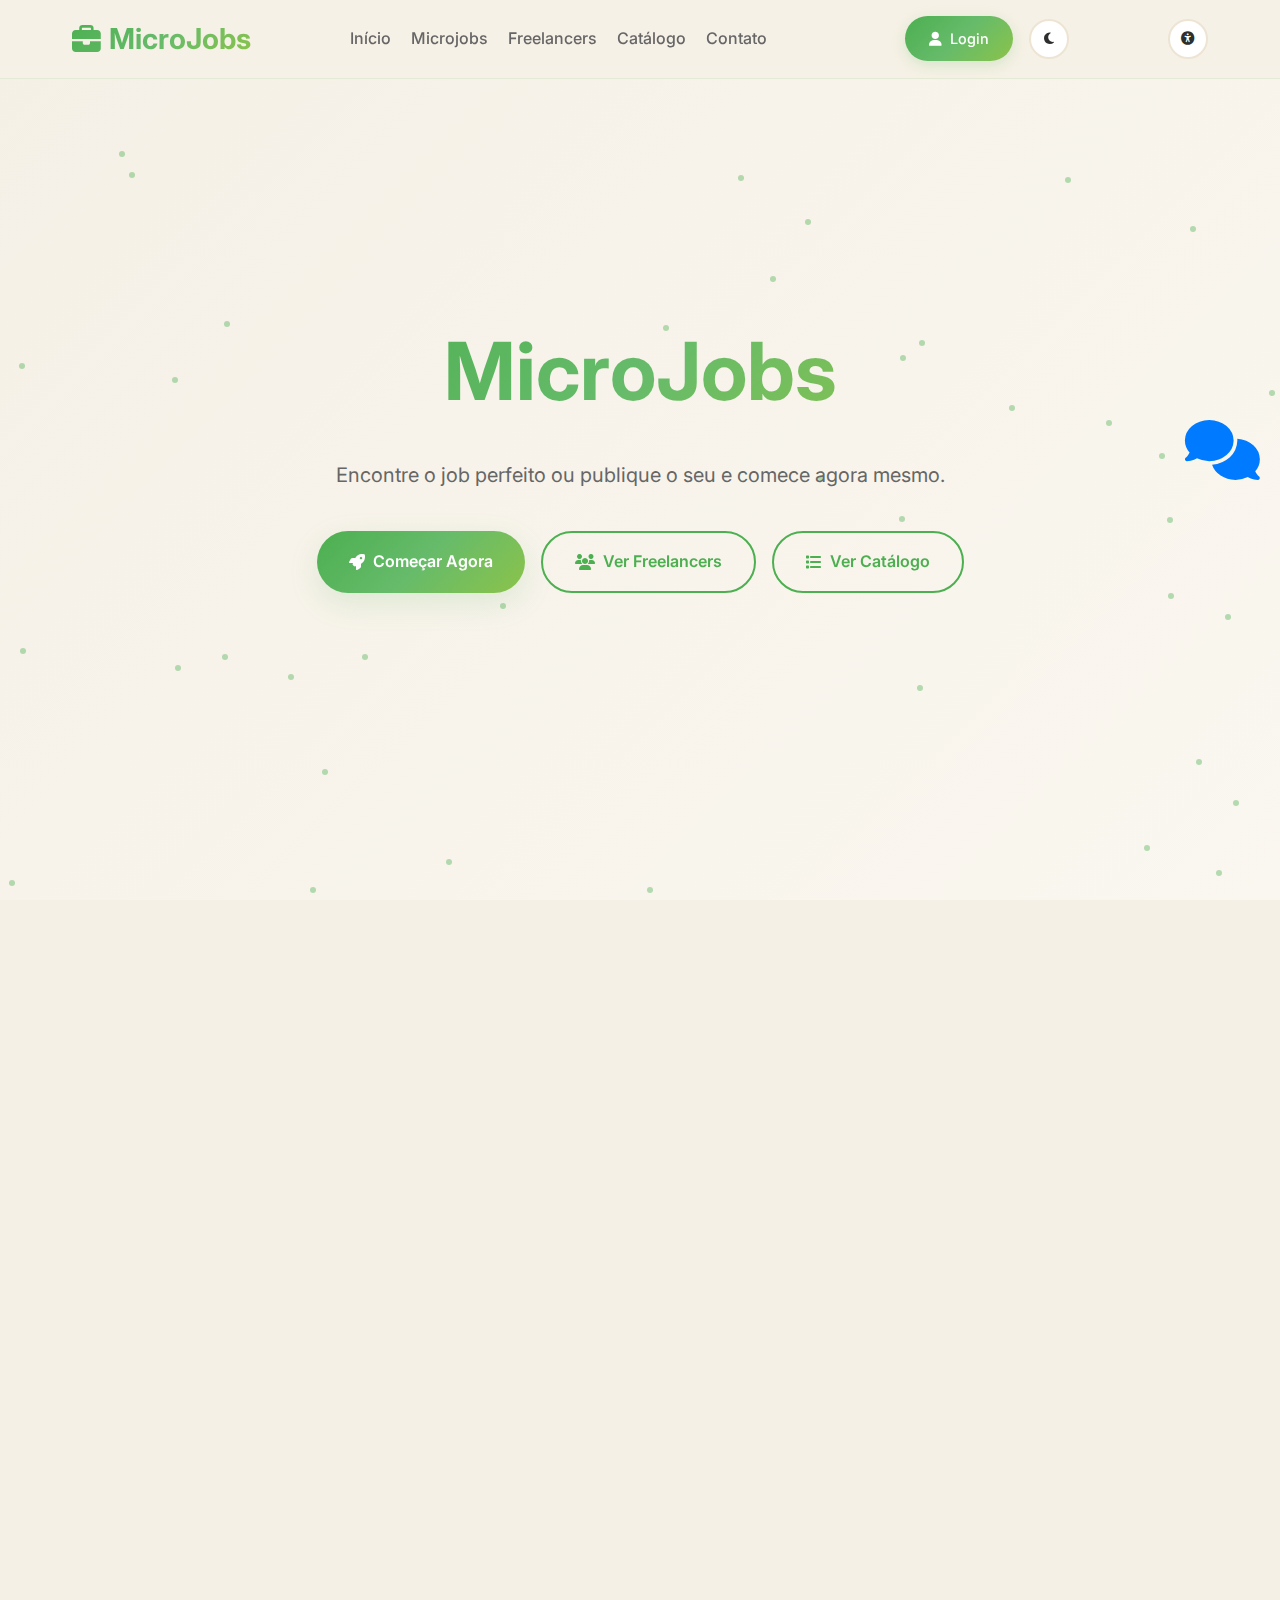
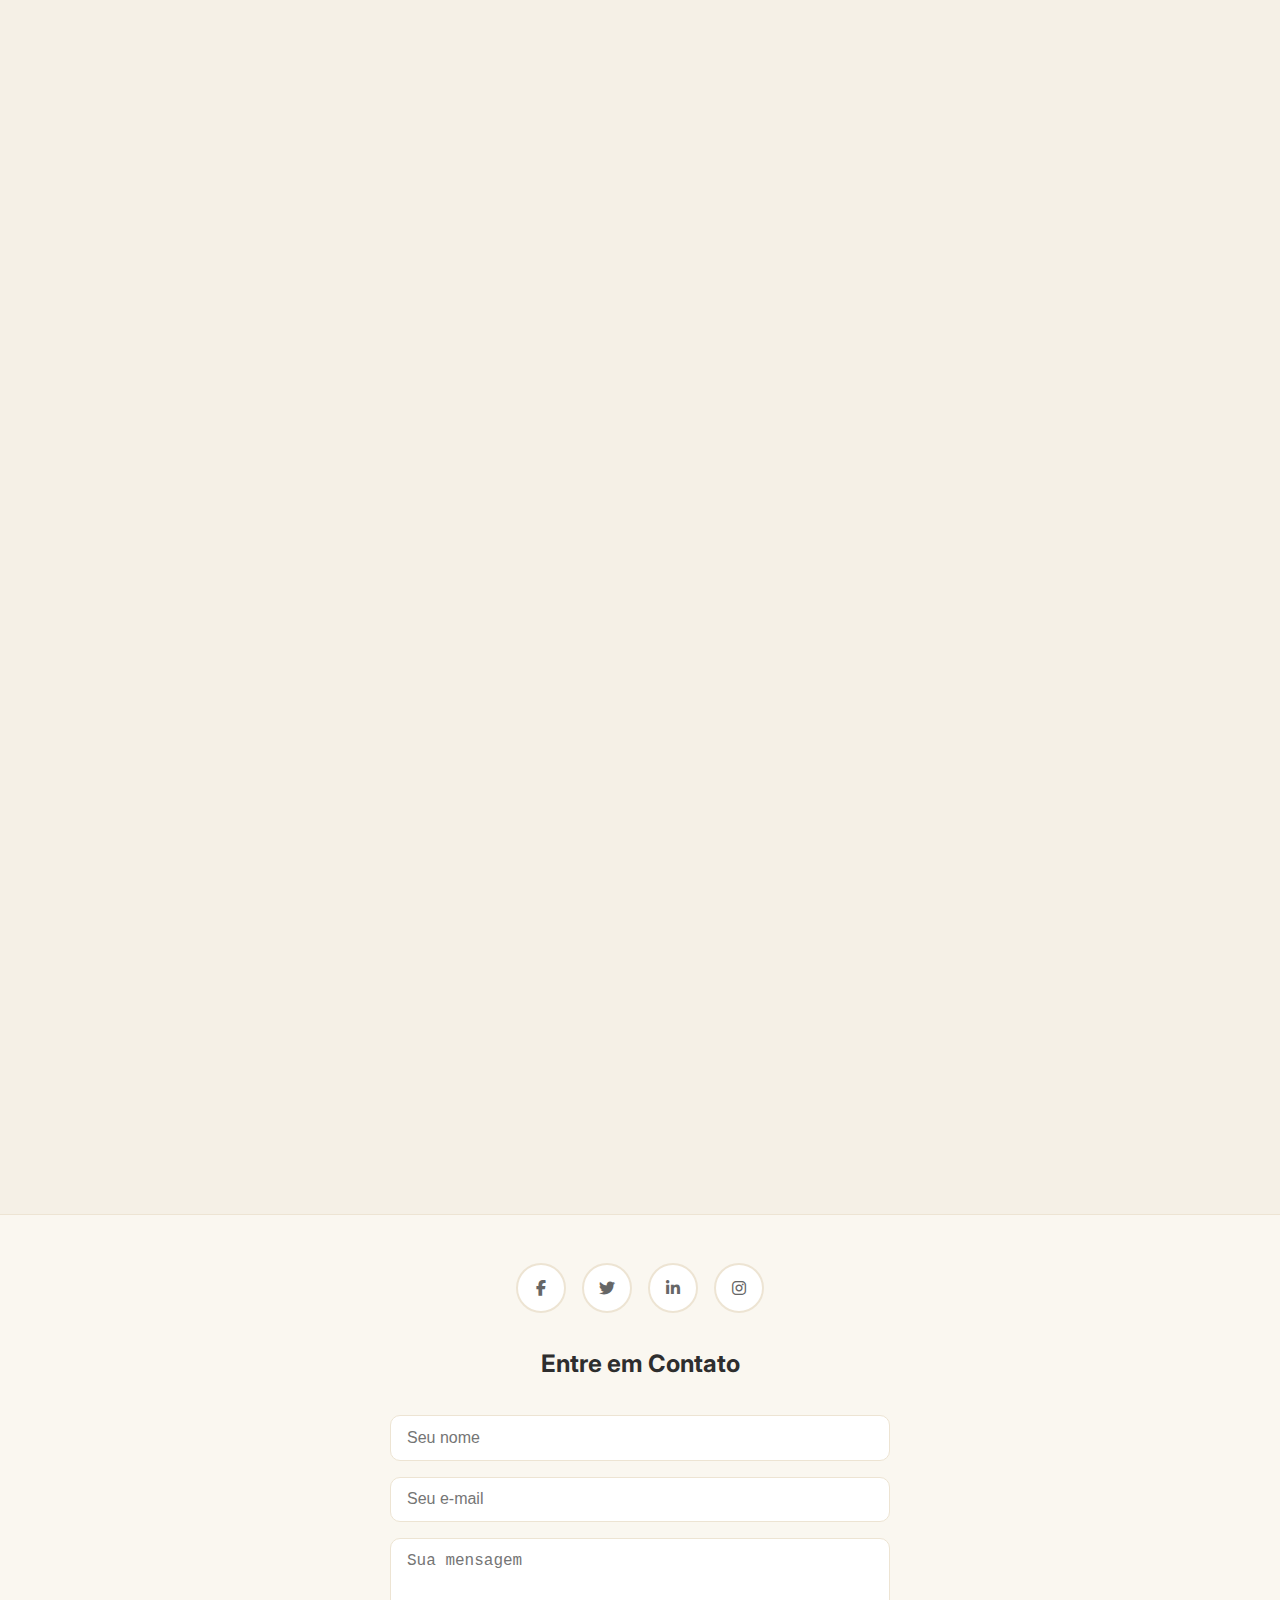
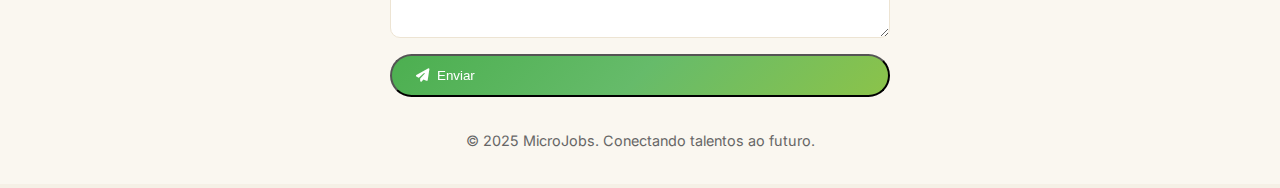
<file: index.html>
<!DOCTYPE html>
<html lang="pt-br">

<head>
    <meta charset="UTF-8">
    <meta name="viewport" content="width=device-width, initial-scale=1.0">
    <title>MicroJobs - Freelancers</title>
    <link href="https://cdnjs.cloudflare.com/ajax/libs/font-awesome/6.4.0/css/all.min.css" rel="stylesheet">
    <link rel="stylesheet" href="css/index.css">
    <link rel="stylesheet" href="css/catalogo.css">
    <link rel="stylesheet" href="css/darkMode.css">
    <link rel="stylesheet" href="css/acessibilidade.css">
</head>

<body>
    <header id="header">
        <div class="header-container">
            <div class="logo">
                <i class="fas fa-briefcase"></i> MicroJobs
            </div>

            <!-- Menu retrátil -->
            <nav class="nav-menu">
                <ul class="nav-links">
                    <li><a href="#inicio">Início</a></li>
                    <li><a href="#Microjobs">Microjobs</a></li>
                    <li><a href="#freelancers">Freelancers</a></li>
                    <li><a href="catalogo.html" target="_blank">Catálogo</a></li>
                    <li><a href="#contato">Contato</a></li>
                    <li><a href="login.html" class="btn-login">
                            <i class="fas fa-user"></i> Login
                        </a></li>
                    <li><button class="dark-toggle" aria-label="Ativar ou desativar modo escuro">
                            <i class="fas fa-moon"></i>
                        </button></li>
                </ul>

                <!-- Toolbar de acessibilidade (somente no menu retrátil) -->
                <div class="acessibilidade-toolbar" role="toolbar" aria-label="Ferramentas de acessibilidade">
                    <button type="button" onclick="toggleContraste()" aria-label="Ativar ou desativar alto contraste">
                        <i class="fas fa-adjust"></i>
                    </button>
                    <button type="button" onclick="alterarFonte('aumentar')" aria-label="Aumentar fonte">
                        <i class="fas fa-search-plus"></i>
                    </button>
                    <button type="button" onclick="alterarFonte('diminuir')" aria-label="Diminuir fonte">
                        <i class="fas fa-search-minus"></i>
                    </button>
                    <button type="button" onclick="lerTexto('main')" aria-label="Ler conteúdo principal em voz alta">
                        <i class="fas fa-volume-up"></i>
                    </button>
                </div>
            </nav>

            <!-- Área de login e dark mode (sempre visíveis) -->
            <div class="auth-buttons">
                <a href="login.html" class="btn-login">
                    <i class="fas fa-user"></i> Login
                </a>
                <button class="dark-toggle" aria-label="Ativar ou desativar modo escuro">
                    <i class="fas fa-moon"></i>
                </button>
            </div>

            <button id="menu-toggle-links" class="menu-toggle" aria-label="Abrir/fechar menu">
                <i class="fas fa-bars"></i>
            </button>

            <!-- Botão hamburguer -->
            <button id="menu-toggle-acessibilidade" class="menu-toggle" aria-label="Abrir/fechar acessibilidade">
                <i class="fas fa-universal-access"></i>
            </button>
        </div>
    </header>

    <!-- Removido menu duplicado e botões de login duplicados para evitar exibição dupla -->
    <!--
    <nav>
        <ul class="nav-links">
            <li><a href="#inicio">InÃ­cio</a></li>
            <li><a href="#Microjobs">Microjobs</a></li>
            <li><a href="#freelancers">Freelancers</a></li>
            <li><a href="#Contato">Contato</a></li>
            <li><a href="login.html">Login</a></li>
        </ul>
    </nav>
    <div class="auth-buttons">
        <a href="#" class="btn-login">
            <i class="fas fa-user"></i> Login
        </a>
    </div>
    -->

    <section class="hero" id="inicio">
        <div class="particles" id="particles"></div>
        <div class="hero-content">
            <h1>MicroJobs</h1>
            <p>Encontre o job perfeito ou publique o seu e comece agora mesmo.</p>
            <div class="cta-buttons">
                <a href="#Microjobs" class="btn btn-primary">
                    <i class="fas fa-rocket"></i> Começar Agora
                </a>
                <a href="#freelancers" class="btn btn-secondary">
                    <i class="fas fa-users"></i> Ver Freelancers
                </a>
                <a href="catalogo.html" target="_blank" class="btn btn-secondary">
                    <i class="fas fa-list"></i> Ver Catálogo
                </a>
            </div>
        </div>
    </section>

    <section class="section fade-in" id="Microjobs">
        <h2 class="section-title">Microjobs em Destaque</h2>
        <div class="cards-grid">
            <div class="card">
                <i class="fas fa-palette card-icon"></i>
                <h3>Design de Identidade Visual</h3>
                <p>Criação completa de identidade visual para startup de tecnologia, incluindo logo, paleta de cores e
                    guidelines.</p>
                <div class="price">R$ 850</div>
                <a href="#" class="btn-card">Ver Detalhes <i class="fas fa-arrow-right"></i></a>
            </div>
            <div class="card">
                <i class="fas fa-code card-icon"></i>
                <h3>Desenvolvimento Full-Stack</h3>
                <p>Aplicação web responsiva com React, Node.js e banco de dados. Dashboard administrativo incluso.</p>
                <div class="price">R$ 2.500</div>
                <a href="#" class="btn-card">Ver Detalhes <i class="fas fa-arrow-right"></i></a>
            </div>
            <div class="card">
                <i class="fas fa-chart-line card-icon"></i>
                <h3>Estratégia Digital 360°</h3>
                <p>Campanha completa de marketing digital com foco em ROI, incluindo SEO, redes sociais e automação.</p>
                <div class="price">R$ 1.200</div>
                <a href="#" class="btn-card">Ver Detalhes <i class="fas fa-arrow-right"></i></a>
            </div>
        </div>
    </section>

    <section class="section fade-in" id="freelancers">
        <h2 class="section-title">Freelancers Premium</h2>
        <div class="cards-grid">
            <div class="freelancer-card">
                <div class="freelancer-avatar">JS</div>
                <h3>Amanda</h3>
                <p>Designer UI/UX Sênior</p>
                <div class="freelancer-rating">
                    <i class="fas fa-star"></i>
                    <i class="fas fa-star"></i>
                    <i class="fas fa-star"></i>
                    <i class="fas fa-star"></i>
                    <i class="fas fa-star"></i>
                    <span class="rating-text">5.0 (127 avaliações)</span>
                </div>
                <p class="freelancer-description">Especialista em interfaces modernas e experiência do usuário</p>
            </div>
            <div class="freelancer-card">
                <div class="freelancer-avatar">MS</div>
                <h3>William</h3>
                <p>Desenvolvedora Front-end</p>
                <div class="freelancer-rating">
                    <i class="fas fa-star"></i>
                    <i class="fas fa-star"></i>
                    <i class="fas fa-star"></i>
                    <i class="fas fa-star"></i>
                    <i class="fas fa-star"></i>
                    <span class="rating-text">4.9 (89 avaliações)</span>
                </div>
                <p class="freelancer-description">React, Vue.js e animações CSS avançadas</p>
            </div>
            <div class="freelancer-card">
                <div class="freelancer-avatar">CS</div>
                <h3>Pedro</h3>
                <p>Especialista em Growth</p>
                <div class="freelancer-rating">
                    <i class="fas fa-star"></i>
                    <i class="fas fa-star"></i>
                    <i class="fas fa-star"></i>
                    <i class="fas fa-star"></i>
                    <i class="fas fa-star"></i>
                    <span class="rating-text">4.8 (156 avaliações)</span>
                </div>
                <p class="freelancer-description">Marketing de performance e automação</p>
            </div>
        </div>
    </section>

    <section class="section fade-in" id="catalogo">
        <h2 class="section-title">Catálogo de Oportunidades</h2>

        <!-- Filtros -->
        <div class="filtros">
            <label for="filtro-tipo">Tipo de Trabalho:</label>
            <select id="filtro-tipo">
                <option value="">Todos</option>
                <option value="Freelancer">Freelancer</option>
                <option value="MicroJob">MicroJob</option>
            </select>

            <label for="filtro-categoria">Categoria/Área:</label>
            <select id="filtro-categoria">
                <option value="">Todas</option>
                <option value="TI">TI</option>
                <option value="Design">Design</option>
                <option value="Marketing">Marketing</option>
                <option value="Administração">Administração</option>
                <option value="Escrita">Escrita</option>
                <option value="Suporte">Suporte</option>
            </select>
        </div>

        <div class="catalogo-grid" id="catalogo-grid">
            <!-- Vagas serão inseridas aqui via JS -->
        </div>
    </section>

    <footer id="contato">
        <div class="footer-content">
            <div class="social-links">
                <a href="#" class="social-link"><i class="fab fa-facebook-f"></i></a>
                <a href="#" class="social-link"><i class="fab fa-twitter"></i></a>
                <a href="#" class="social-link"><i class="fab fa-linkedin-in"></i></a>
                <a href="#" class="social-link"><i class="fab fa-instagram"></i></a>
            </div>

            <form class="contact-form">
                <h3>Entre em Contato</h3>
                <input type="text" id="nomeContato" placeholder="Seu nome" required>
                <input type="email" id="emailContato" placeholder="Seu e-mail" required>
                <textarea id="mensagemContato" rows="4" placeholder="Sua mensagem" required></textarea>
                <button type="submit" class="btn-card">
                    <i class="fas fa-paper-plane"></i> Enviar
                </button>
            </form>

            <p class="footer-text">© 2025 MicroJobs. Conectando talentos ao futuro.</p>
        </div>
    </footer>


    <script src="js/index.js"></script>
    <!-- Removido o script js/catalogo.js para evitar duplicação da renderização das vagas -->
    <script src="js/darkMode.js"></script>
    <script src="js/acessibilidade.js"></script>

    <!-- Ícone do chat -->
    <div id="chat-icon" style="position: fixed; top: 50%; right: 20px; transform: translateY(-50%); cursor: pointer; z-index: 1000;">
        <i class="fas fa-comments" style="font-size: 60px; color: #007bff;"></i>
    </div>

    <!-- Container do chat -->
    <div id="chat-container" style="position: fixed; top: 50%; right: 0; transform: translateY(-50%); width: 300px; height: 400px; display: none; border: 1px solid #ccc; border-radius: 10px 0 0 10px; background: white; z-index: 1000; box-shadow: 0 4px 8px rgba(0,0,0,0.2);">
        <div class="chat-container">
            <div class="chat-header">
                WORKLI IA🤖
                <button id="close-chat" style="float: right; background: none; border: none; color: white; font-size: 20px; cursor: pointer;">&times;</button>
            </div>

            <div class="api-setup">
                <input type="password" id="apiKey" placeholder="Cole sua API key do Groq aqui (grátis)" />
                <button onclick="conectarIA()">Conectar</button>
            </div>

            <div class="chat-messages" id="chatMessages">
                <div class="message info">
                    <strong>🚀 Como obter sua API key GRATUITA:</strong><br><br>
                    1. Acesse <a href="https://console.groq.com/keys" target="_blank">console.groq.com/keys</a><br>
                    2. Faça login ou crie conta gratuita<br>
                    3. Clique em <strong>"Create API Key"</strong><br>
                    4. Dê um nome qualquer (ex: "MeuChat")<br>
                    5. <strong>COPIE a chave completa</strong><br>
                    6. Cole aqui e clique "Conectar"<br><br>
                    ✅ <strong>Groq oferece créditos gratuitos!</strong><br>
                    ⚡ <strong>Super rápido e ilimitado para uso pessoal</strong>
                </div>
            </div>

            <div class="chat-input">
                <input type="text" id="messageInput" placeholder="Conecte primeiro com sua API key..." disabled>
                <button id="sendButton" onclick="enviarMensagem()" disabled>Enviar</button>
            </div>
        </div>
    </div>

    <script>
        const chatIcon = document.getElementById('chat-icon');
        const chatContainer = document.getElementById('chat-container');
        const closeChatBtn = document.getElementById('close-chat');

        chatIcon.addEventListener('click', () => {
            // Alterna entre mostrar e esconder o chat
            if(chatContainer.style.display === 'none') {
                chatContainer.style.display = 'block';
            } else {
                chatContainer.style.display = 'none';
            }
        });

        closeChatBtn.addEventListener('click', () => {
            chatContainer.style.display = 'none';
        });
    </script>

    <script src="js/chat.js"></script>
</body>

</html>
</file>
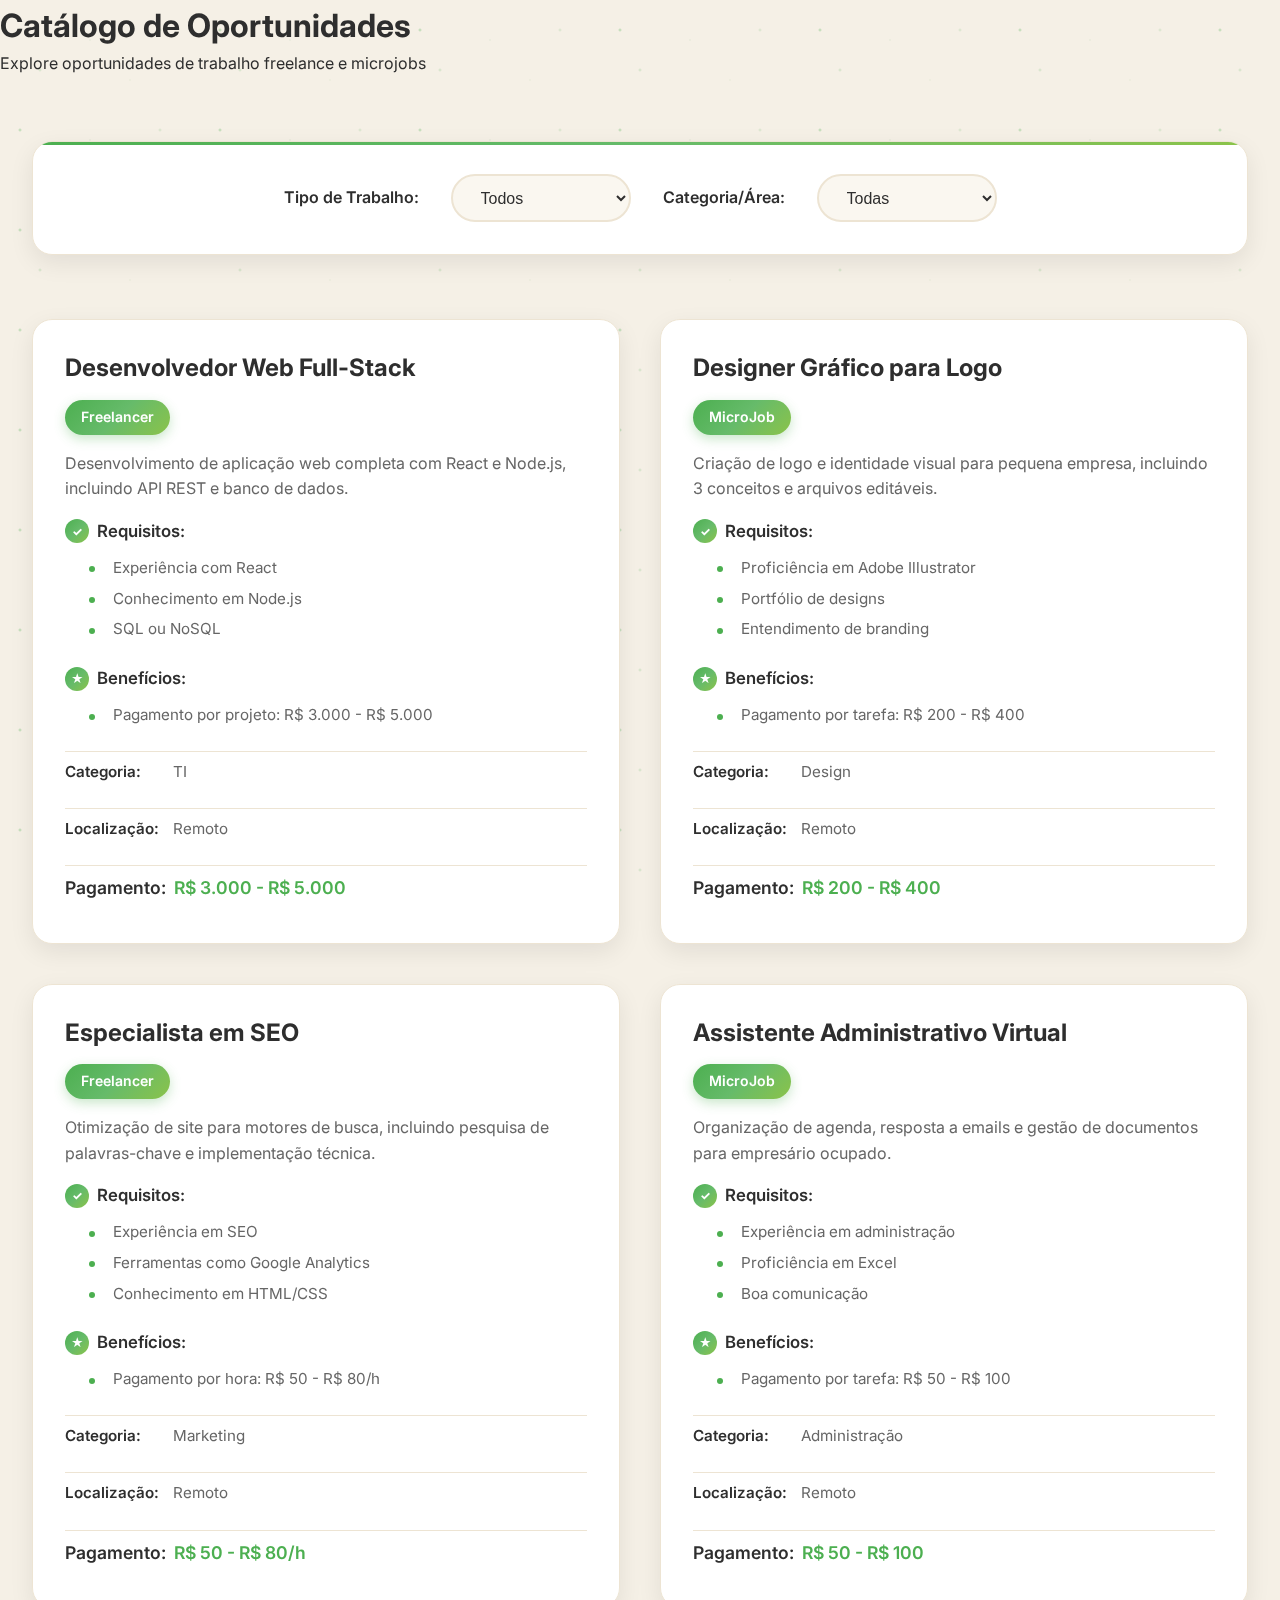
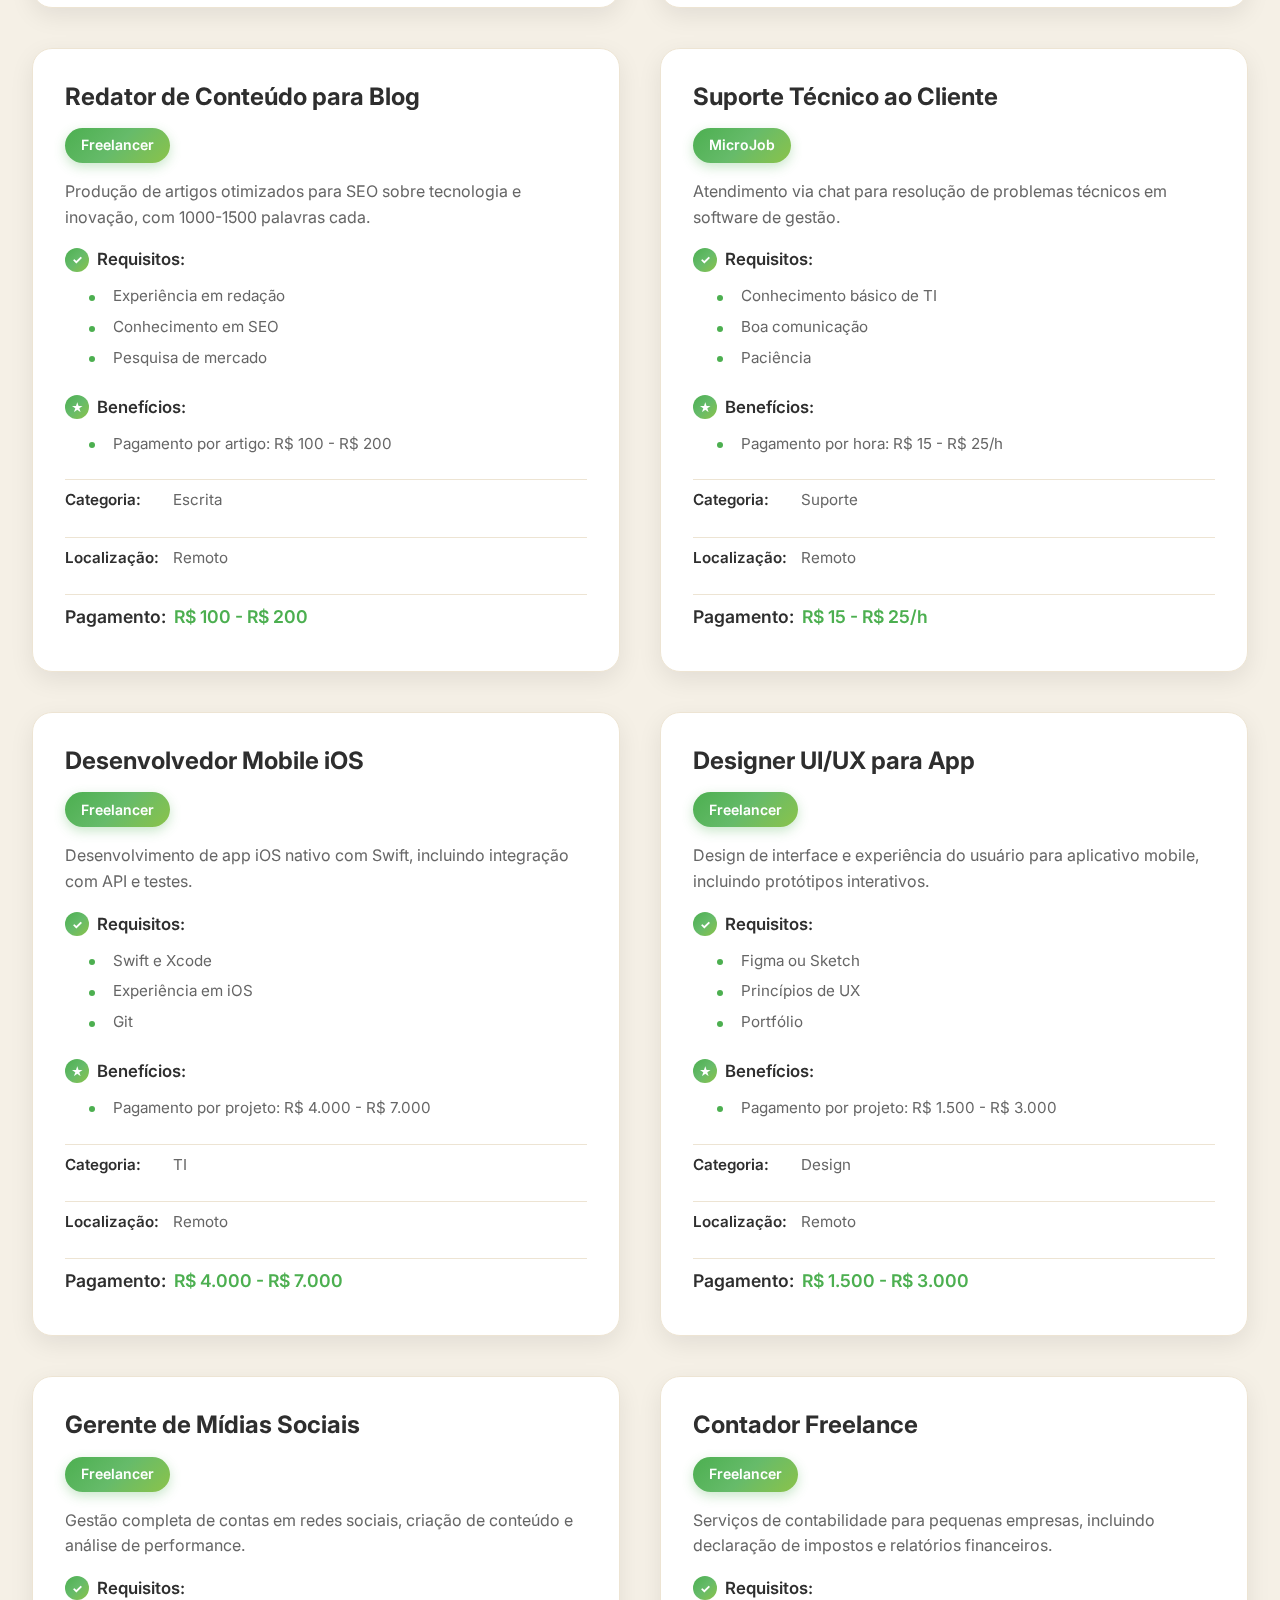
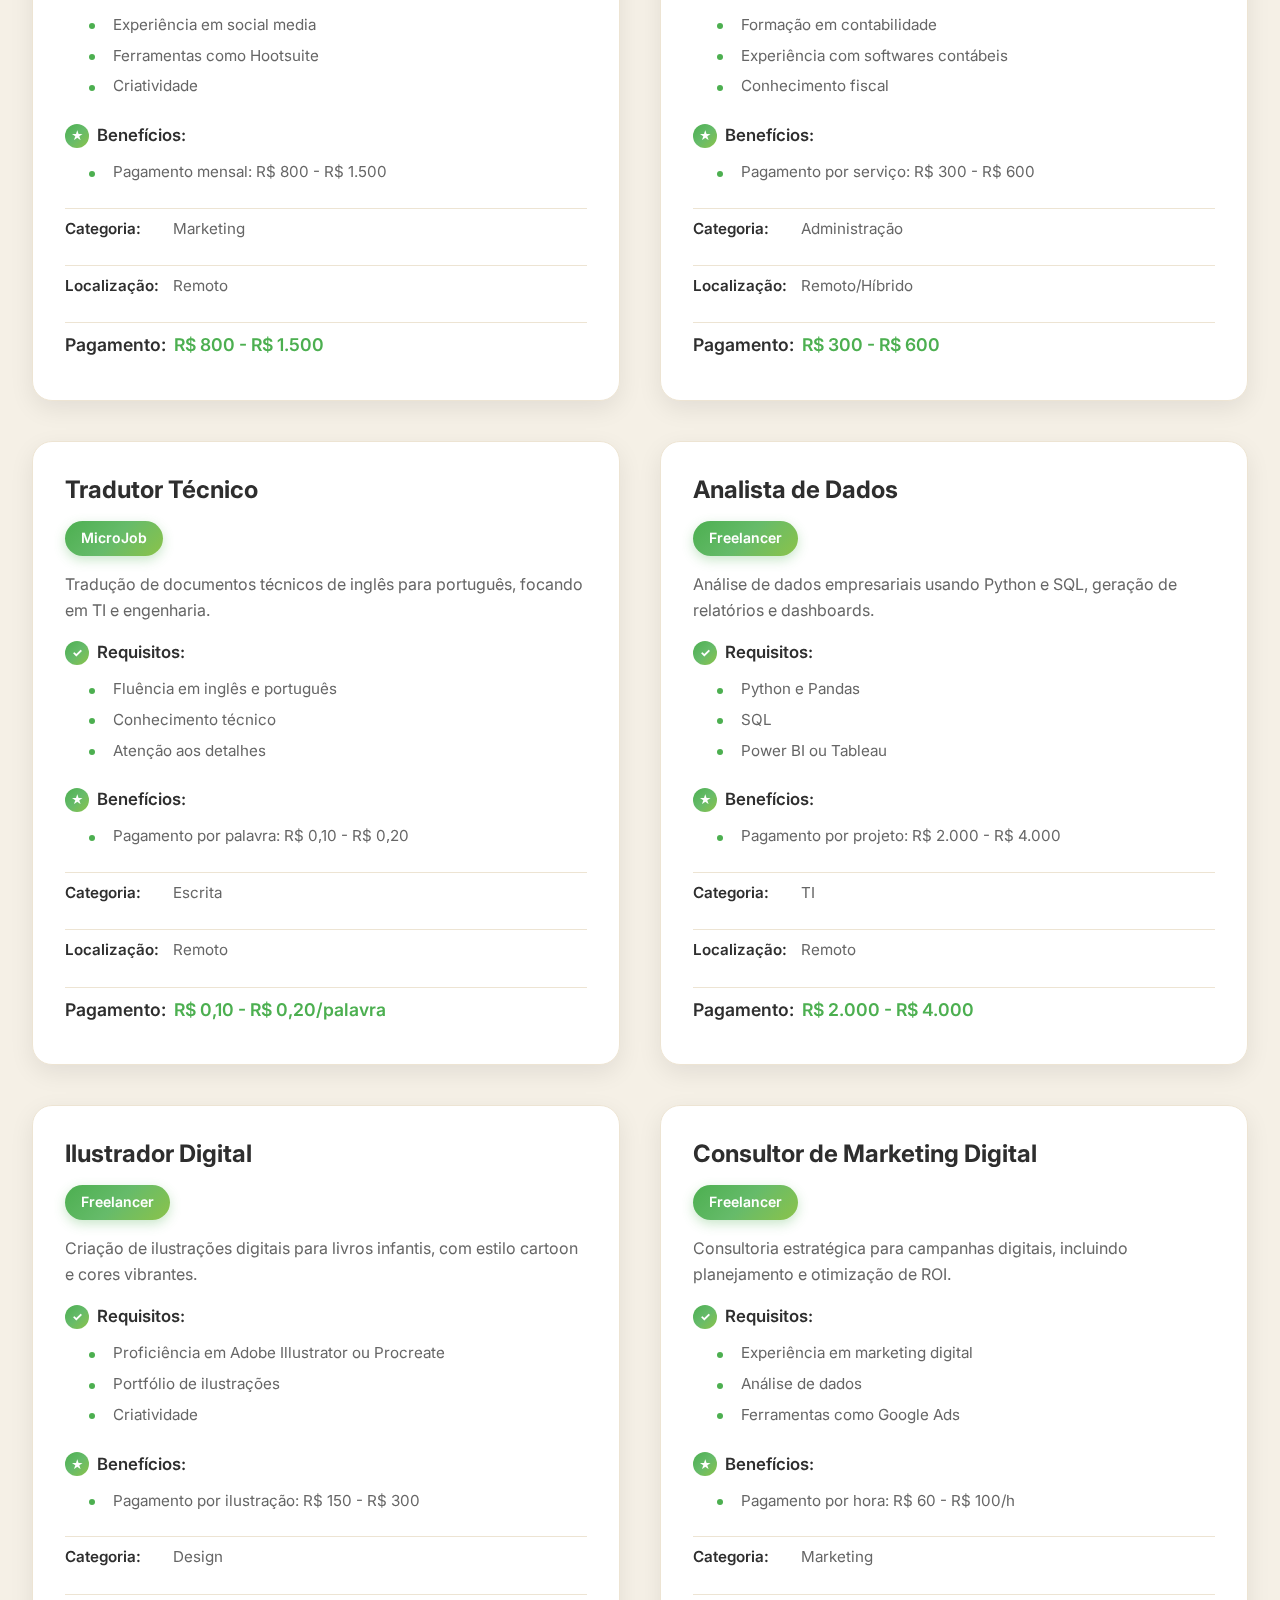
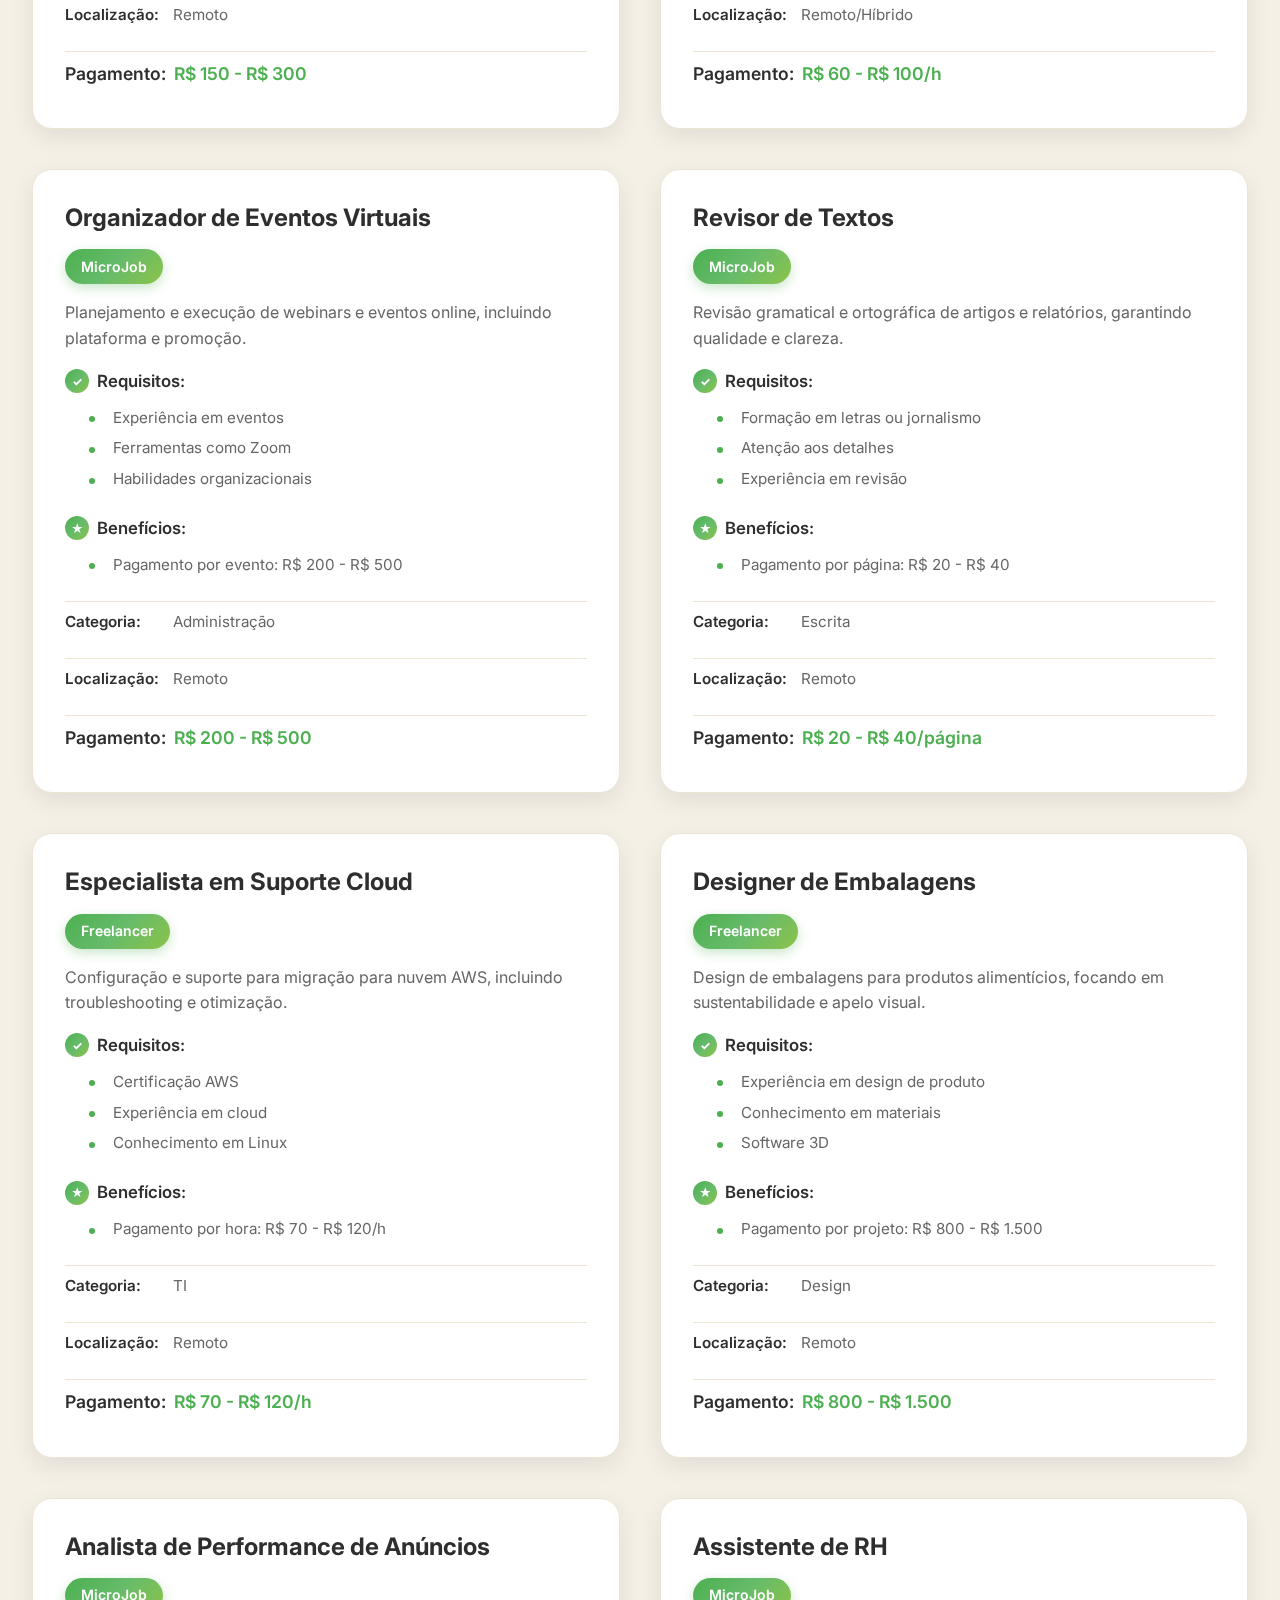
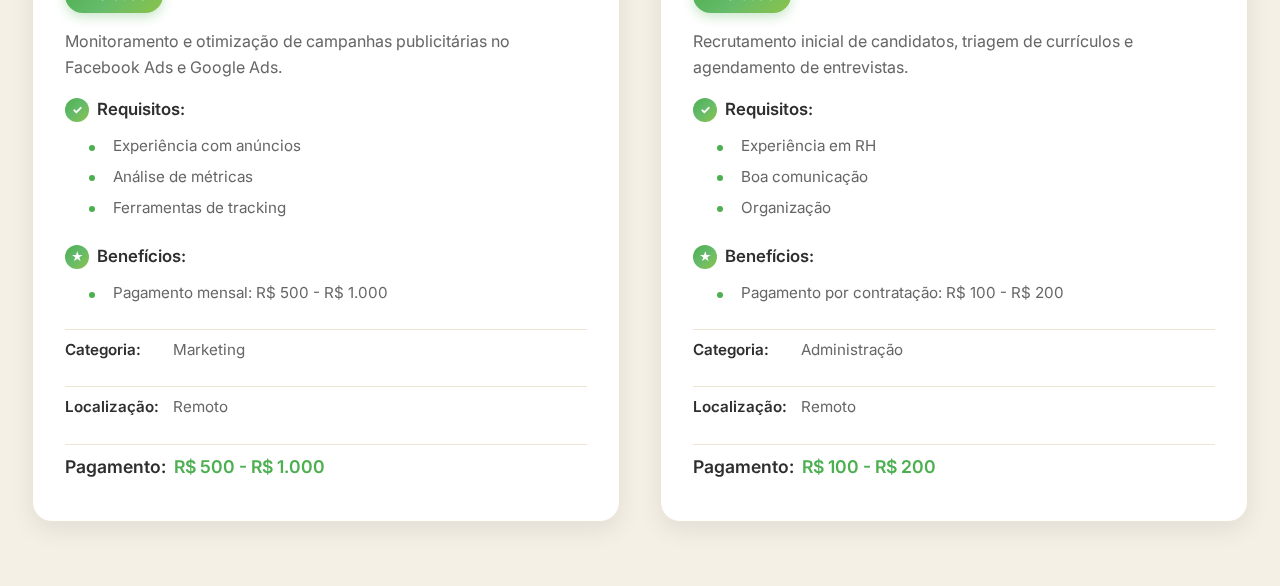
<file: catalogo.html>
<!DOCTYPE html>
<html lang="pt-br">
<head>
    <meta charset="UTF-8">
    <meta name="viewport" content="width=device-width, initial-scale=1.0">
    <title>Catálogo de Oportunidades - MicroJobs</title>
    <link href="https://cdnjs.cloudflare.com/ajax/libs/font-awesome/6.4.0/css/all.min.css" rel="stylesheet">
    <link rel="stylesheet" href="css/catalogo.css">
    <link rel="stylesheet" href="css/darkMode.css">
    <link rel="stylesheet" href="css/acessibilidade.css">
</head>
<body>
    <header>
        <h1>Catálogo de Oportunidades</h1>
        <p>Explore oportunidades de trabalho freelance e microjobs</p>
    </header>

    <main>
        <!-- Filtros -->
        <div class="filtros">
            <label for="filtro-tipo">Tipo de Trabalho:</label>
            <select id="filtro-tipo">
                <option value="">Todos</option>
                <option value="Freelancer">Freelancer</option>
                <option value="MicroJob">MicroJob</option>
            </select>

            <label for="filtro-categoria">Categoria/Área:</label>
            <select id="filtro-categoria">
                <option value="">Todas</option>
                <option value="TI">TI</option>
                <option value="Design">Design</option>
                <option value="Marketing">Marketing</option>
                <option value="Administração">Administração</option>
                <option value="Escrita">Escrita</option>
                <option value="Suporte">Suporte</option>
            </select>
        </div>

        <div class="catalogo-grid" id="catalogo-grid">
            <!-- Vagas serão inseridas aqui via JS -->
        </div>
    </main>

    <script>
        let vagas = [];

        // Carregar JSON
        fetch('catalogo.json')
            .then(response => response.json())
            .then(data => {
                vagas = data;
                renderizarVagas(vagas);
            })
            .catch(error => console.error('Erro ao carregar catálogo:', error));

        function renderizarVagas(vagasFiltradas) {
            const grid = document.getElementById('catalogo-grid');
            grid.innerHTML = '';

            vagasFiltradas.forEach(vaga => {
                const card = document.createElement('div');
                card.className = 'vaga-card';
                card.innerHTML = `
                    <h3>${vaga.titulo}</h3>
                    <p class="tipo">${vaga.tipo}</p>
                    <p class="descricao">${vaga.descricao}</p>
                    <div class="requisitos">
                        <strong>Requisitos:</strong>
                        <ul>
                            ${vaga.requisitos.map(req => `<li>${req}</li>`).join('')}
                        </ul>
                    </div>
                    <div class="beneficios">
                        <strong>Benefícios:</strong>
                        <ul>
                            ${vaga.beneficios.map(ben => `<li>${ben}</li>`).join('')}
                        </ul>
                    </div>
                    <p class="categoria"><strong>Categoria:</strong> ${vaga.categoria}</p>
                    <p class="localizacao"><strong>Localização:</strong> ${vaga.localizacao || 'Não especificada'}</p>
                    <p class="pagamento"><strong>Pagamento:</strong> ${vaga.pagamento}</p>
                `;
                grid.appendChild(card);
            });
        }

        // Filtros
        document.getElementById('filtro-tipo').addEventListener('change', filtrar);
        document.getElementById('filtro-categoria').addEventListener('change', filtrar);

        function filtrar() {
            const tipo = document.getElementById('filtro-tipo').value;
            const categoria = document.getElementById('filtro-categoria').value;

            let filtradas = vagas;

            if (tipo) {
                filtradas = filtradas.filter(v => v.tipo === tipo);
            }

            if (categoria) {
                filtradas = filtradas.filter(v => v.categoria === categoria);
            }

            renderizarVagas(filtradas);
        }
    </script>

    <script src="js/acessibilidade.js"></script>
    <script src="js/darkMode.js"></script>
</body>
</html>
</file>
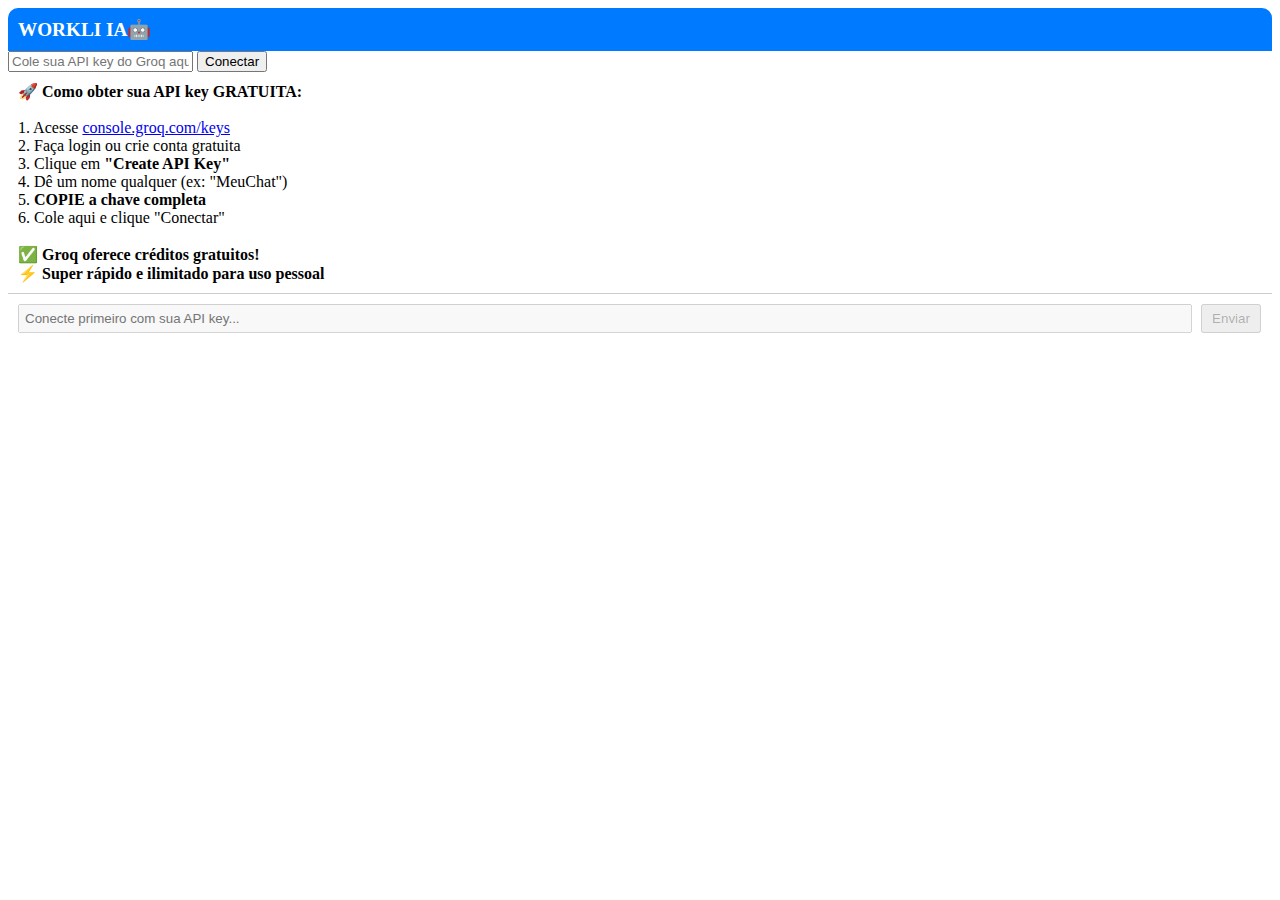
<file: chat.html>
<!DOCTYPE html>
<html lang="pt-br">
<head>
    <meta charset="UTF-8">
    <meta name="viewport" content="width=device-width, initial-scale=1.0">
    <title>Chat com IA</title>
    <link rel="stylesheet" href="css/chat.css">
</head>
<body>
    <div class="chat-container">
        <div class="chat-header">
          WORKLI IA🤖
        </div>
        
        <div class="api-setup">
            <input type="password" id="apiKey" placeholder="Cole sua API key do Groq aqui (grátis)" />
            <button onclick="conectarIA()">Conectar</button>
        </div>
        
        <div class="chat-messages" id="chatMessages">
            <div class="message info">
                <strong>🚀 Como obter sua API key GRATUITA:</strong><br><br>
                1. Acesse <a href="https://console.groq.com/keys" target="_blank">console.groq.com/keys</a><br>
                2. Faça login ou crie conta gratuita<br>
                3. Clique em <strong>"Create API Key"</strong><br>
                4. Dê um nome qualquer (ex: "MeuChat")<br>
                5. <strong>COPIE a chave completa</strong><br>
                6. Cole aqui e clique "Conectar"<br><br>
                ✅ <strong>Groq oferece créditos gratuitos!</strong><br>
                ⚡ <strong>Super rápido e ilimitado para uso pessoal</strong>
            </div>
        </div>
        
        <div class="chat-input">
            <input type="text" id="messageInput" placeholder="Conecte primeiro com sua API key..." disabled>
            <button id="sendButton" onclick="enviarMensagem()" disabled>Enviar</button>
        </div>
    </div>

    <script src="js/chat.js"></script>
</body>
</html>
</file>
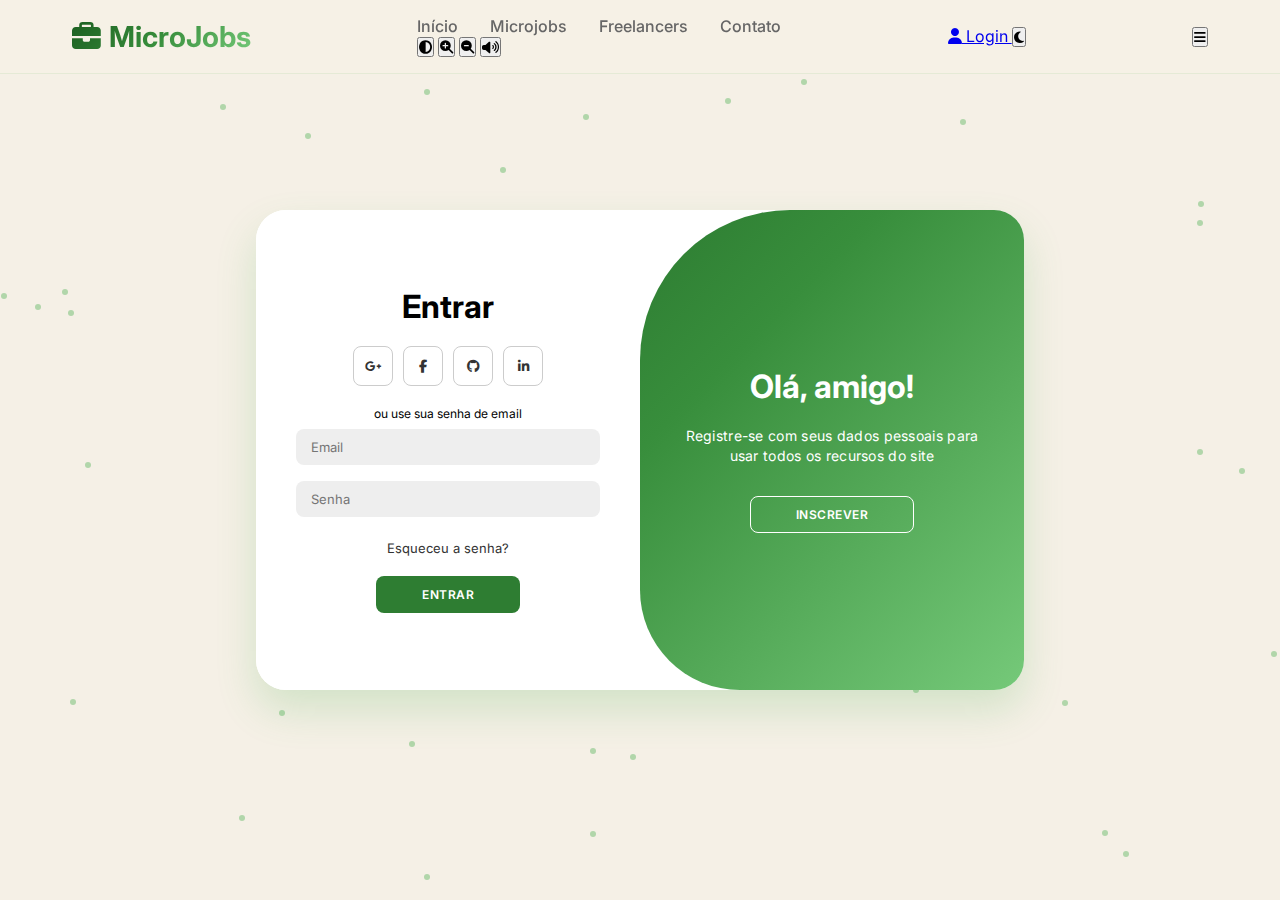
<file: login.html>
<!DOCTYPE html>
<html lang="pt-BR">

<head>
    <meta charset="UTF-8">
    <meta name="viewport" content="width=device-width, initial-scale=1.0">
    <link rel="stylesheet" href="https://cdnjs.cloudflare.com/ajax/libs/font-awesome/6.5.1/css/all.min.css">
    <link rel="stylesheet" href="css/login.css">
    <!-- <script defer src="/js/login.js"></script> -->
    <title>Login Page</title>
</head>

<body>
        <header id="header">
        <div class="header-container">
            <div class="logo">
                <i class="fas fa-briefcase"></i> MicroJobs
            </div>

            <!-- Menu retrátil -->
            <nav class="nav-menu">
                <ul class="nav-links">
                    <li><a href="index.html">Início</a></li>
                    <li><a href="#Microjobs">Microjobs</a></li>
                    <li><a href="#freelancers">Freelancers</a></li>
                    <li><a href="#contato">Contato</a></li>
                </ul>

                <!-- Toolbar de acessibilidade (somente no menu retrátil) -->
                <div class="acessibilidade-toolbar" role="toolbar" aria-label="Ferramentas de acessibilidade">
                    <button type="button" onclick="toggleContraste()" aria-label="Ativar ou desativar alto contraste">
                        <i class="fas fa-adjust"></i>
                    </button>
                    <button type="button" onclick="alterarFonte('aumentar')" aria-label="Aumentar fonte">
                        <i class="fas fa-search-plus"></i>
                    </button>
                    <button type="button" onclick="alterarFonte('diminuir')" aria-label="Diminuir fonte">
                        <i class="fas fa-search-minus"></i>
                    </button>
                    <button type="button" onclick="lerTexto('main')" aria-label="Ler conteúdo principal em voz alta">
                        <i class="fas fa-volume-up"></i>
                    </button>
                </div>
            </nav>

            <!-- Área de login e dark mode (sempre visíveis) -->
            <div class="auth-buttons">
                <a href="login.html" class="btn-login">
                    <i class="fas fa-user"></i> Login
                </a>
                <button id="dark-toggle" aria-label="Ativar ou desativar modo escuro">
                    <i class="fas fa-moon"></i>
                </button>
            </div>

            <!-- Botão hamburguer -->
            <button class="menu-toggle" aria-label="Abrir/fechar menu">
                <i class="fas fa-bars"></i>
            </button>
        </div>
    </header>
    <div class="particles" id="particles"></div>
    <div class="container" id="container">
        <div class="form-container sign-up active">
            <form>
                <h1>Criar Conta</h1>
                <div class="social-icons">
                    <a href="#" class="icon"><i class="fa-brands fa-google-plus-g"></i></a>
                    <a href="#" class="icon"><i class="fa-brands fa-facebook-f"></i></a>
                    <a href="#" class="icon"><i class="fa-brands fa-github"></i></a>
                    <a href="#" class="icon"><i class="fa-brands fa-linkedin-in"></i></a>
                </div>
                <span>ou use seu email para cadastro</span>
                <input type="text" placeholder="Nome" id="nome">
                <input type="email" placeholder="Email" id="emailCadastro">
                <div class="radio-group">
                    <label>
                        <input type="radio" name="perfil" value="prestador">
                        <span></span> Prestador
                    </label>
                    <label>
                        <input type="radio" name="perfil" value="contratante">
                        <span></span> Contratante
                    </label>
                </div>

                <input type="password" placeholder="Senha" id="senhaCadastro">
                <input type="password" placeholder="Confirme a senha" id="confirmaSenhaCadastro">

                <p class="mobile-text">
                    Já tem conta?
                    <a href="#" id="open-login-mobile">Login</a>
                </p>

                <button>Inscrever</button>
            </form>
        </div>
        <div class="form-container sign-in ">
            <form>
                <h1>Entrar</h1>
                <div class="social-icons">
                    <a href="#" class="icon"><i class="fa-brands fa-google-plus-g"></i></a>
                    <a href="#" class="icon"><i class="fa-brands fa-facebook-f"></i></a>
                    <a href="#" class="icon"><i class="fa-brands fa-github"></i></a>
                    <a href="#" class="icon"><i class="fa-brands fa-linkedin-in"></i></a>
                </div>
                <span>ou use sua senha de email</span>
                <input type="email" placeholder="Email" id="emailLogin">
                <input type="password" placeholder="Senha" id="senhaLogin">

                <a href="#" class="form-link">Esqueceu a senha?</a>

                <button>Entrar</button>

                <p class="mobile-text">
                    Não tem conta?
                    <a href="#" id="open-register-mobile">Registre-se</a>
                </p>
            </form>
        </div>
        <div class="toggle-container">
            <div class="toggle">
                <div class="toggle-panel toggle-left">
                    <h1>Bem vindo de volta!</h1>
                    <p>Insira seus dados pessoais para usar todos os recursos do site</p>
                    <button class="hidden" id="login">Entrar</button>
                </div>
                <div class="toggle-panel toggle-right">
                    <h1>Olá, amigo!</h1>
                    <p>Registre-se com seus dados pessoais para usar todos os recursos do site</p>
                    <button class="hidden" id="register">Inscrever</button>
                </div>
            </div>
        </div>
    </div>

    <script src="js/login.js"></script>
    <script src="js/acessibilidade.js"></script>
</body>

</html>
</file>
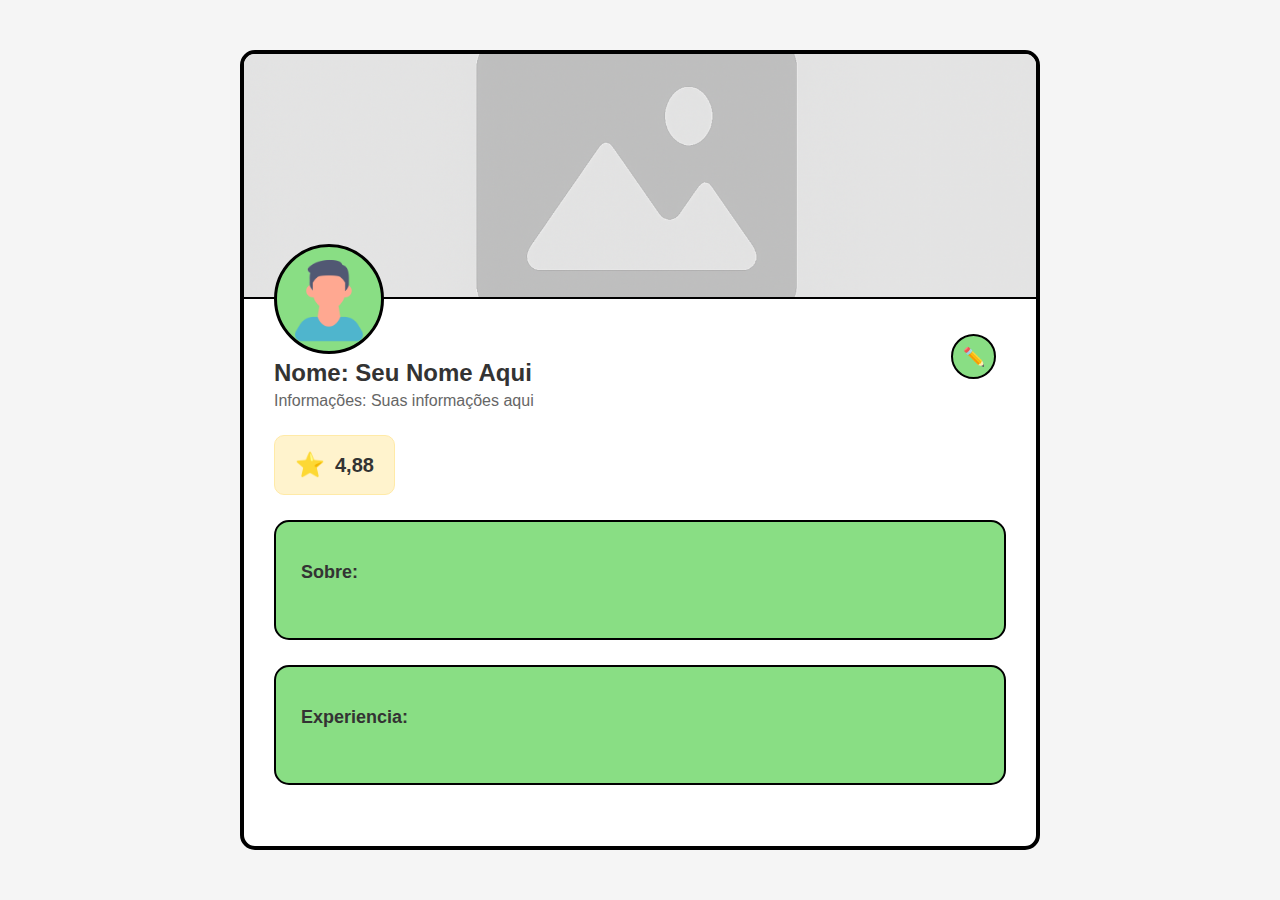
<file: profile.html>
<!DOCTYPE html>
<html lang="pt-BR">

<head>
    <meta charset="UTF-8">
    <meta name="viewport" content="width=device-width, initial-scale=1.0">
    <title>Perfil do Usuário</title>
    <link rel="stylesheet" href="css/profile.css">
</head>

<body>
    <div class="container">
        <main>
            <div class="imagens">
                <section>
                    <img class="img-banner" src="assets/imagem-sem-fundo.png" alt="imagem sem nada de fundo">
                    <img class="img-avatar" src="assets/avatar.png" alt="foto de perfil exemplo">
                </section>
            </div>

            <button id="btn">✏️</button>

            <div class="conteudo">
                <section>
                    <h3 class="nome">Nome: Seu Nome Aqui</h3>
                    <p class="info">Informações: Suas informações aqui</p>
                </section>

                <form id="form-edit">
                    <label for="nome">Nome:</label>
                    <input type="text" name="nome" placeholder="digite seu nome:" required>

                    <label for="info">Informações:</label>
                    <input type="text" name="info" placeholder="digite suas Informações:" required>

                    <label for="sobre">Sobre:</label>
                    <textarea name="sobre" class="green-input" placeholder="Escreva sobre você:" rows="4"
                        required></textarea>

                    <label for="experiencia">Experiência:</label>
                    <textarea name="experiencia" class="green-input" placeholder="Nos conte suas experiências:" rows="4"
                        required></textarea>

                    <button type="button" id="save">Salvar</button>
                </form>

                <section class="avaliacao">
                    <span class="estrela">⭐</span>
                    <p class="nota">4,88</p>
                </section>

                <section>
                    <div class="bio">
                        <h4 class="sobre">Sobre:</h4>
                    </div>
                    <div class="formacao">
                        <h4 class="experiencia">Experiencia:</h4>
                    </div>
                </section>
            </div>
        </main>
    </div>

    <script src="js/profile-page.js"></script>
</body>

</html>
</file>
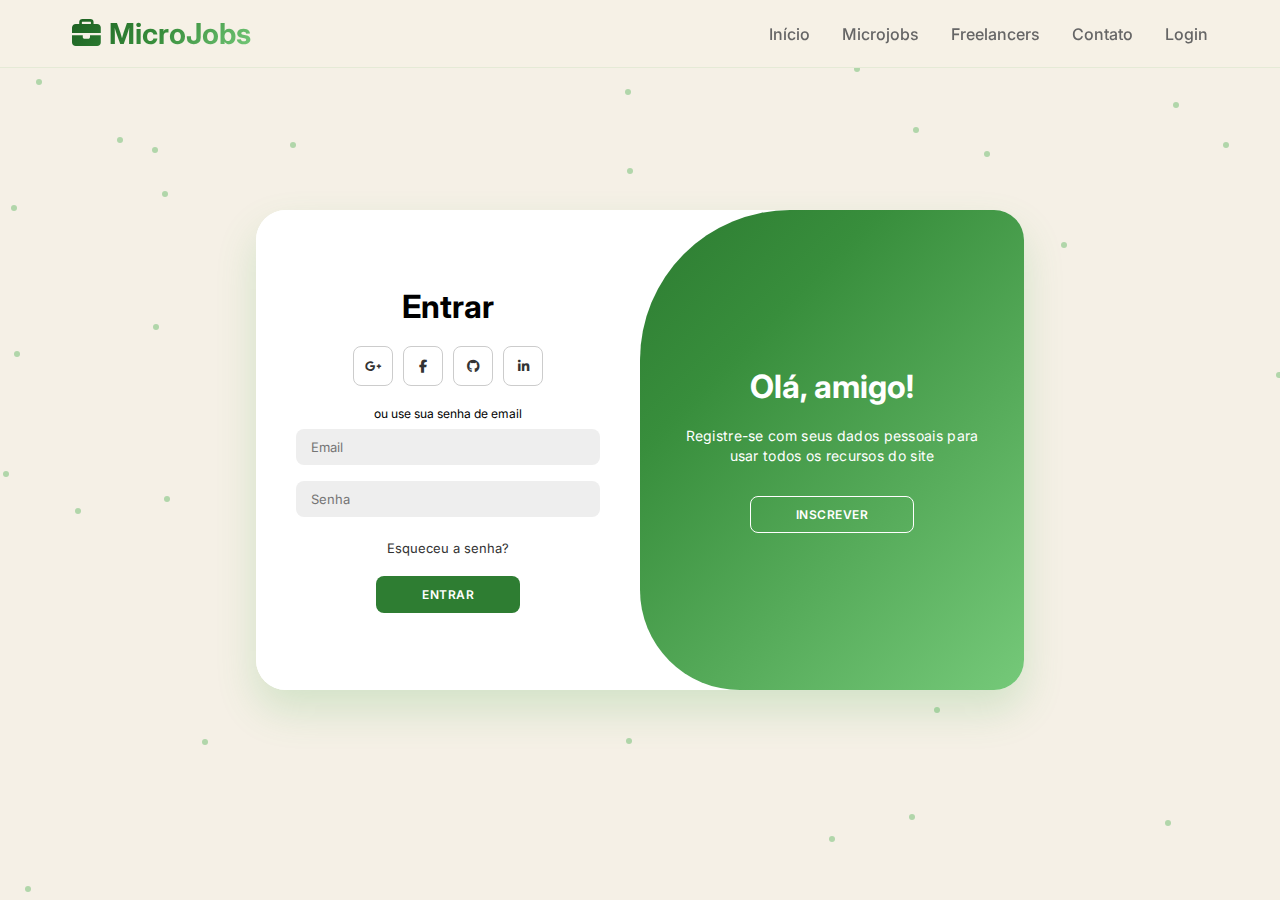
<file: pages/login.html>
<!DOCTYPE html>
<html lang="pt-BR">

<head>
    <meta charset="UTF-8">
    <meta name="viewport" content="width=device-width, initial-scale=1.0">
    <link rel="stylesheet" href="https://cdnjs.cloudflare.com/ajax/libs/font-awesome/6.5.1/css/all.min.css">
    <link rel="stylesheet" href="/css/login.css">
    <!-- <script defer src="/js/login.js"></script> -->
    <title>Login Page</title>
</head>

<body>
    <header id="header">
        <div class="header-container">
            <div class="logo">
                <i class="fas fa-briefcase"></i> MicroJobs
            </div>
            <nav>
                <ul class="nav-links">
                    <li><a href="/index.html">Início</a></li>
                    <li><a href="/index.html#Microjobs">Microjobs</a></li>
                    <li><a href="/index.html#Freelancers">Freelancers</a></li>
                    <li><a href="/index.html#Contato">Contato</a></li>
                    <li><a href="pages/login.html">Login</a></li>
                </ul>
            </nav>
        </div>
    </header>
    <div class="particles" id="particles"></div>
    <div class="container" id="container">
        <div class="form-container sign-up active">
            <form>
                <h1>Criar Conta</h1>
                <div class="social-icons">
                    <a href="#" class="icon"><i class="fa-brands fa-google-plus-g"></i></a>
                    <a href="#" class="icon"><i class="fa-brands fa-facebook-f"></i></a>
                    <a href="#" class="icon"><i class="fa-brands fa-github"></i></a>
                    <a href="#" class="icon"><i class="fa-brands fa-linkedin-in"></i></a>
                </div>
                <span>ou use seu email para cadastro</span>
                <input type="text" placeholder="Nome" id="nome">
                <input type="email" placeholder="Email" id="emailCadastro">
                <div class="radio-group">
                    <label>
                        <input type="radio" name="perfil" value="prestador">
                        <span></span> Prestador
                    </label>
                    <label>
                        <input type="radio" name="perfil" value="contratante">
                        <span></span> Contratante
                    </label>
                </div>

                <input type="password" placeholder="Senha" id="senhaCadastro">
                <input type="password" placeholder="Confirme a senha" id="confirmaSenhaCadastro">

                <p class="mobile-text">
                    Já tem conta?
                    <a href="#" id="open-login-mobile">Login</a>
                </p>

                <button>Inscrever</button>
            </form>
        </div>
        <div class="form-container sign-in ">
            <form>
                <h1>Entrar</h1>
                <div class="social-icons">
                    <a href="#" class="icon"><i class="fa-brands fa-google-plus-g"></i></a>
                    <a href="#" class="icon"><i class="fa-brands fa-facebook-f"></i></a>
                    <a href="#" class="icon"><i class="fa-brands fa-github"></i></a>
                    <a href="#" class="icon"><i class="fa-brands fa-linkedin-in"></i></a>
                </div>
                <span>ou use sua senha de email</span>
                <input type="email" placeholder="Email" id="emailLogin">
                <input type="password" placeholder="Senha" id="senhaLogin">

                <a href="#" class="form-link">Esqueceu a senha?</a>

                <button>Entrar</button>

                <p class="mobile-text">
                    Não tem conta?
                    <a href="#" id="open-register-mobile">Registre-se</a>
                </p>
            </form>
        </div>
        <div class="toggle-container">
            <div class="toggle">
                <div class="toggle-panel toggle-left">
                    <h1>Bem vindo de volta!</h1>
                    <p>Insira seus dados pessoais para usar todos os recursos do site</p>
                    <button class="hidden" id="login">Entrar</button>
                </div>
                <div class="toggle-panel toggle-right">
                    <h1>Olá, amigo!</h1>
                    <p>Registre-se com seus dados pessoais para usar todos os recursos do site</p>
                    <button class="hidden" id="register">Inscrever</button>
                </div>
            </div>
        </div>
    </div>

    <script src="/js/login.js"></script>
</body>

</html>
</file>
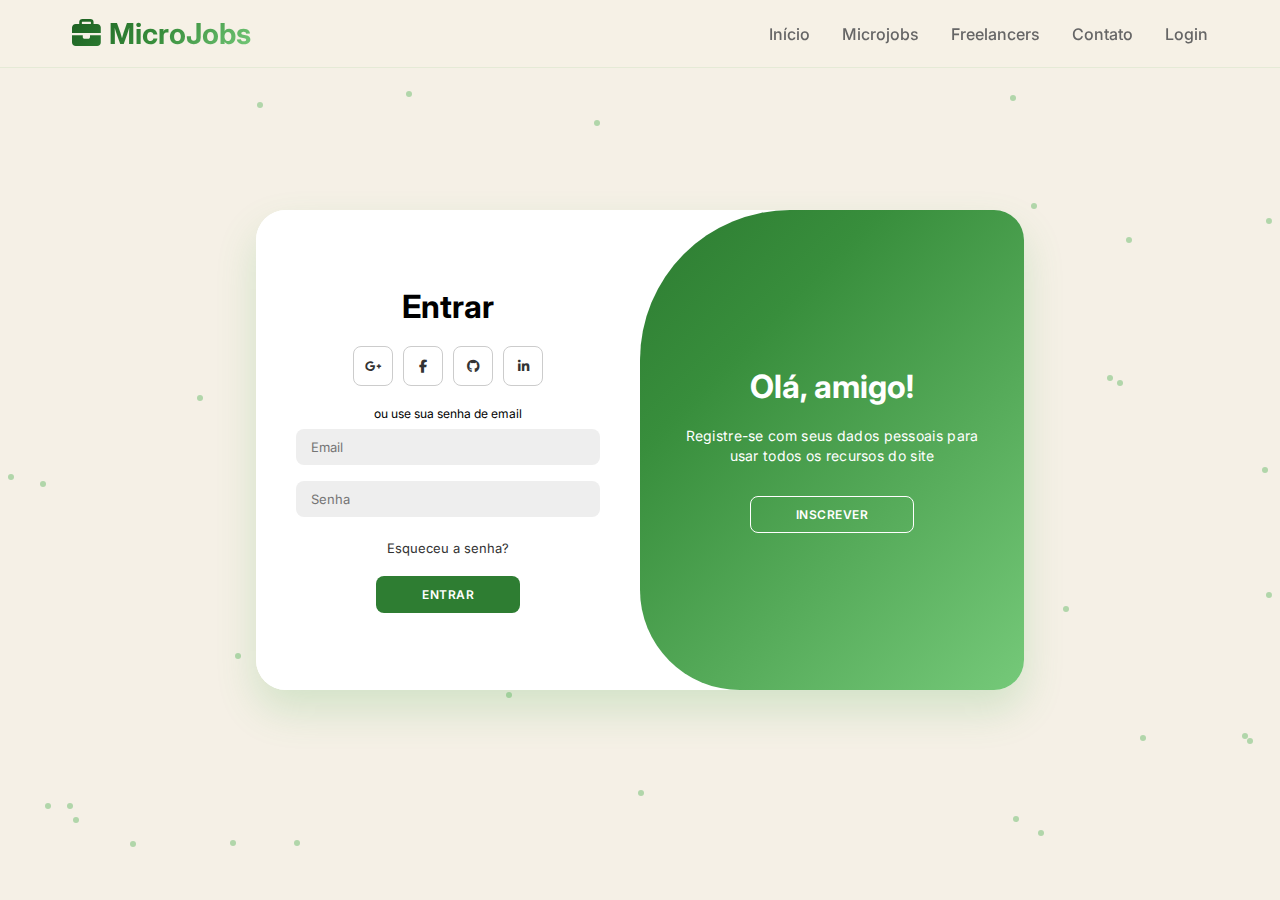
<file: assets/pages/login.html>
<!DOCTYPE html>
<html lang="pt-BR">

<head>
    <meta charset="UTF-8">
    <meta name="viewport" content="width=device-width, initial-scale=1.0">
    <link rel="stylesheet" href="https://cdnjs.cloudflare.com/ajax/libs/font-awesome/6.5.1/css/all.min.css">
    <link rel="stylesheet" href="/assets/css/login.css">
    <script defer src="/assets/js/login.js"></script>
    <title>Login Page</title>
</head>

<body>
    <header id="header">
        <div class="header-container">
            <div class="logo">
                <i class="fas fa-briefcase"></i> MicroJobs
            </div>
            <nav>
                <ul class="nav-links">
                    <li><a href="/index.html">Início</a></li>
                    <li><a href="/index.html/#Microjobs">Microjobs</a></li>
                    <li><a href="#Freelancers">Freelancers</a></li>
                    <li><a href="#Contato">Contato</a></li>
                    <li><a href="/assets/pages/login.html">Login</a></li>
                </ul>
            </nav>
        </div>
    </header>
    <div class="particles" id="particles"></div>
    <div class="container" id="container">
        <div class="form-container sign-up active">
            <form>
                <h1>Criar Conta</h1>
                <div class="social-icons">
                    <a href="#" class="icon"><i class="fa-brands fa-google-plus-g"></i></a>
                    <a href="#" class="icon"><i class="fa-brands fa-facebook-f"></i></a>
                    <a href="#" class="icon"><i class="fa-brands fa-github"></i></a>
                    <a href="#" class="icon"><i class="fa-brands fa-linkedin-in"></i></a>
                </div>
                <span>ou use seu email para cadastro</span>
                <input type="text" placeholder="Nome" id="nome">
                <input type="email" placeholder="Email" id="emailCadastro">
                <div class="radio-group">
                    <label>
                        <input type="radio" name="perfil" value="prestador">
                        <span></span> Prestador
                    </label>
                    <label>
                        <input type="radio" name="perfil" value="contratante">
                        <span></span> Contratante
                    </label>
                </div>

                <input type="password" placeholder="Senha" id="senhaCadastro">
                <input type="password" placeholder="Confirme a senha" id="confirmaSenhaCadastro">

                <p class="mobile-text">
                    Já tem conta?
                    <a href="#" id="open-login-mobile">Login</a>
                </p>

                <button>Inscrever</button>
            </form>
        </div>
        <div class="form-container sign-in ">
            <form>
                <h1>Entrar</h1>
                <div class="social-icons">
                    <a href="#" class="icon"><i class="fa-brands fa-google-plus-g"></i></a>
                    <a href="#" class="icon"><i class="fa-brands fa-facebook-f"></i></a>
                    <a href="#" class="icon"><i class="fa-brands fa-github"></i></a>
                    <a href="#" class="icon"><i class="fa-brands fa-linkedin-in"></i></a>
                </div>
                <span>ou use sua senha de email</span>
                <input type="email" placeholder="Email" id="emailLogin">
                <input type="password" placeholder="Senha" id="senhaLogin">

                <a href="#" class="form-link">Esqueceu a senha?</a>

                <button>Entrar</button>

                <p class="mobile-text">
                    Não tem conta?
                    <a href="#" id="open-register-mobile">Registre-se</a>
                </p>
            </form>
        </div>
        <div class="toggle-container">
            <div class="toggle">
                <div class="toggle-panel toggle-left">
                    <h1>Bem vindo de volta!</h1>
                    <p>Insira seus dados pessoais para usar todos os recursos do site</p>
                    <button class="hidden" id="login">Entrar</button>
                </div>
                <div class="toggle-panel toggle-right">
                    <h1>Olá, amigo!</h1>
                    <p>Registre-se com seus dados pessoais para usar todos os recursos do site</p>
                    <button class="hidden" id="register">Inscrever</button>
                </div>
            </div>
        </div>
    </div>
</body>

</html>
</file>
<file: css/index.css>
@import url('https://fonts.googleapis.com/css2?family=Inter:wght@300;400;500;600;700&display=swap');

:root {
    --primary: #4caf50;
    --primary-light: #66bb6a;
    --primary-dark: #388e3c;
    --secondary: #8bc34a;
    --accent: #2e7d32;

    --background: #f5f0e6;
    --surface: #ffffff;
    --surface-light: #faf7f0;
    --surface-dark: #ede4d3;
    --text: #2e2e2e;
    --text-muted: #666666;
    --text-light: #888888;

    --gradient: linear-gradient(135deg, #4caf50 0%, #66bb6a 50%, #8bc34a 100%);
    --gradient-soft: linear-gradient(135deg, #f5f0e6 0%, #faf7f0 100%);
    --shadow: 0 10px 30px rgba(76, 175, 80, 0.15);
    --shadow-lg: 0 20px 40px rgba(76, 175, 80, 0.2);
    --shadow-card: 0 8px 25px rgba(0, 0, 0, 0.08);
}

* {
    margin: 0;
    padding: 0;
    box-sizing: border-box;
}

body {
    font-family: 'Inter', sans-serif;
    background: var(--background);
    color: var(--text);
    line-height: 1.6;
    overflow-x: hidden;
    transition: all 0.3s ease;
    position: relative;
}

body::before {
    content: '';
    position: fixed;
    top: 0;
    left: 0;
    width: 100%;
    height: 100%;
    background:
        radial-gradient(2px 2px at 20px 30px, var(--primary), transparent),
        radial-gradient(2px 2px at 40px 70px, rgba(76, 175, 80, 0.6), transparent),
        radial-gradient(1px 1px at 90px 40px, rgba(76, 175, 80, 0.4), transparent),
        radial-gradient(1px 1px at 130px 80px, rgba(76, 175, 80, 0.3), transparent),
        radial-gradient(2px 2px at 160px 30px, rgba(76, 175, 80, 0.5), transparent);
    background-repeat: repeat;
    background-size: 200px 100px;
    animation: floatBackground 20s linear infinite;
    opacity: 0.4;
    pointer-events: none;
    z-index: -1;
}

@keyframes floatBackground {
    0% {
        transform: translateY(0px) translateX(0px);
    }

    50% {
        transform: translateY(-10px) translateX(-5px);
    }

    100% {
        transform: translateY(0px) translateX(0px);
    }
}

.particles {
    position: absolute;
    top: 0;
    left: 0;
    width: 100%;
    height: 100%;
    overflow: hidden;
    z-index: 0;
}

.particle {
    position: absolute;
    width: 6px;
    height: 6px;
    background: var(--primary);
    border-radius: 50%;
    opacity: 0.4;
    animation: float 8s ease-in-out infinite;
}

@keyframes float {

    0%,
    100% {
        transform: translateY(0px) rotate(0deg);
        opacity: 0.4;
    }

    50% {
        transform: translateY(-30px) rotate(180deg);
        opacity: 0.8;
    }
}

header {
    position: fixed;
    top: 0;
    width: 100%;
    background: rgba(245, 240, 230, 0.95);
    backdrop-filter: blur(20px);
    border-bottom: 1px solid rgba(76, 175, 80, 0.1);
    z-index: 1000;
    transition: all 0.3s ease;
}

header.scrolled {
    background: rgba(245, 240, 230, 0.98);
    box-shadow: var(--shadow-card);
}

.header-container {
    max-width: 1200px;
    margin: 0 auto;
    padding: 1rem 2rem;
    display: flex;
    justify-content: space-between;
    align-items: center;
}

.logo {
    font-size: 1.8rem;
    font-weight: 700;
    background: var(--gradient);
    -webkit-background-clip: text;
    -webkit-text-fill-color: transparent;
    background-clip: text;
    display: flex;
    align-items: center;
    gap: 0.5rem;
}

.nav-links {
    display: flex;
    gap: 2rem;
    list-style: none;
}

.nav-links a {
    color: var(--text-muted);
    text-decoration: none;
    font-weight: 500;
    transition: all 0.3s ease;
    position: relative;
    padding: 0.5rem 0;
}

.nav-links a:hover {
    color: var(--primary);
    transform: translateY(-2px);
}

.nav-links a::after {
    content: '';
    position: absolute;
    bottom: 0;
    left: 0;
    width: 0;
    height: 2px;
    background: var(--gradient);
    transition: width 0.3s ease;
}

.nav-links a:hover::after {
    width: 100%;
}

.hero {
    min-height: 100vh;
    display: flex;
    align-items: center;
    justify-content: center;
    position: relative;
    background: var(--gradient-soft);
    overflow: hidden;
}

.hero-content {
    text-align: center;
    max-width: 800px;
    padding: 2rem;
    position: relative;
    z-index: 2;
}

.hero h1 {
    font-size: clamp(2.5rem, 8vw, 5rem);
    font-weight: 700;
    margin-bottom: 1.5rem;
    background: var(--gradient);
    -webkit-background-clip: text;
    -webkit-text-fill-color: transparent;
    background-clip: text;
    animation: fadeInUp 1s ease 0.2s both;
}

.hero p {
    font-size: 1.25rem;
    color: var(--text-muted);
    margin-bottom: 2.5rem;
    animation: fadeInUp 1s ease 0.4s both;
}

.cta-buttons {
    display: flex;
    gap: 1rem;
    justify-content: center;
    flex-wrap: wrap;
    animation: fadeInUp 1s ease 0.6s both;
}

.btn {
    display: inline-flex;
    align-items: center;
    gap: 0.5rem;
    padding: 1rem 2rem;
    border-radius: 50px;
    font-weight: 600;
    text-decoration: none;
    transition: all 0.3s ease;
    position: relative;
    overflow: hidden;
}

.btn-primary {
    background: var(--gradient);
    color: white;
    box-shadow: var(--shadow);
}

.btn-primary:hover {
    transform: translateY(-3px);
    box-shadow: var(--shadow-lg);
}

.btn-secondary {
    background: transparent;
    color: var(--primary);
    border: 2px solid var(--primary);
}

.btn-secondary:hover {
    background: var(--primary);
    color: white;
    transform: translateY(-3px);
}

/* Sections */
.section {
    padding: 6rem 2rem;
    max-width: 1200px;
    margin: 0 auto;
}

.section-title {
    text-align: center;
    font-size: 2.5rem;
    font-weight: 700;
    margin-bottom: 3rem;
    background: var(--gradient);
    -webkit-background-clip: text;
    -webkit-text-fill-color: transparent;
    background-clip: text;
}

.cards-grid {
    display: grid;
    grid-template-columns: repeat(auto-fit, minmax(300px, 1fr));
    gap: 2rem;
}

.card {
    background: var(--surface);
    border-radius: 20px;
    padding: 2rem;
    box-shadow: var(--shadow-card);
    transition: all 0.3s ease;
    position: relative;
    overflow: hidden;
    border: 1px solid var(--surface-dark);
}

.card::before {
    content: '';
    position: absolute;
    top: 0;
    left: 0;
    width: 100%;
    height: 3px;
    background: var(--gradient);
}

.card:hover {
    transform: translateY(-10px);
    box-shadow: var(--shadow-lg);
    border-color: var(--primary-light);
}

.card-icon {
    font-size: 2.5rem;
    color: var(--primary);
    margin-bottom: 1rem;
    display: block;
}

.card h3 {
    font-size: 1.5rem;
    font-weight: 600;
    margin-bottom: 1rem;
    color: var(--text);
}

.card p {
    color: var(--text-muted);
    margin-bottom: 1.5rem;
    line-height: 1.6;
}

.price {
    font-size: 1.8rem;
    font-weight: 700;
    color: var(--primary);
    margin-bottom: 1.5rem;
}

.btn-card {
    background: var(--gradient);
    color: white;
    padding: 0.75rem 1.5rem;
    border-radius: 25px;
    text-decoration: none;
    font-weight: 500;
    transition: all 0.3s ease;
    display: inline-flex;
    align-items: center;
    gap: 0.5rem;
}

.btn-card:hover {
    transform: translateY(-2px);
    box-shadow: var(--shadow);
}

.freelancer-card {
    background: var(--surface);
    border-radius: 20px;
    padding: 2rem;
    text-align: center;
    box-shadow: var(--shadow-card);
    transition: all 0.3s ease;
    position: relative;
    overflow: hidden;
    border: 1px solid var(--surface-dark);
}

.freelancer-card:hover {
    transform: translateY(-10px) scale(1.02);
    box-shadow: var(--shadow-lg);
    border-color: var(--primary-light);
}

.freelancer-avatar {
    width: 80px;
    height: 80px;
    border-radius: 50%;
    background: var(--gradient);
    margin: 0 auto 1rem;
    display: flex;
    align-items: center;
    justify-content: center;
    font-size: 1.8rem;
    color: white;
    font-weight: 600;
    box-shadow: var(--shadow);
}

.freelancer-rating {
    color: #ffd700;
    margin: 1rem 0;
    display: flex;
    align-items: center;
    justify-content: center;
    gap: 0.2rem;
}

.rating-text {
    color: var(--text-muted);
    margin-left: 0.5rem;
    font-size: 0.9rem;
}

.freelancer-description {
    margin-top: 1rem;
    color: var(--text-muted);
    font-style: italic;
}

footer {
    background: var(--surface-light);
    padding: 3rem 2rem 2rem;
    text-align: center;
    border-top: 1px solid var(--surface-dark);
    margin-top: 4rem;
}

.footer-content {
    max-width: 1200px;
    margin: 0 auto;
}

.social-links {
    display: flex;
    justify-content: center;
    gap: 1rem;
    margin-bottom: 2rem;
}

.social-link {
    display: flex;
    align-items: center;
    justify-content: center;
    width: 50px;
    height: 50px;
    border-radius: 50%;
    background: var(--surface);
    color: var(--text-muted);
    text-decoration: none;
    transition: all 0.3s ease;
    border: 2px solid var(--surface-dark);
}

.social-link:hover {
    background: var(--primary);
    color: white;
    transform: translateY(-3px);
    border-color: var(--primary);
    box-shadow: var(--shadow);
}

.footer-text {
    color: var(--text-muted);
    font-size: 0.9rem;
}

@keyframes fadeInUp {
    from {
        opacity: 0;
        transform: translateY(30px);
    }

    to {
        opacity: 1;
        transform: translateY(0);
    }
}

.fade-in {
    opacity: 0;
    transform: translateY(30px);
    transition: all 0.6s ease;
}

.fade-in.visible {
    opacity: 1;
    transform: translateY(0);
}


.nav-links a:hover::after {
    width: 100%;
}

.auth-buttons {
    display: flex;
    align-items: center;
    gap: 1rem;
}

.btn-login {
    display: inline-flex;
    align-items: center;
    gap: 0.5rem;
    padding: 0.7rem 1.5rem;
    background: var(--gradient);
    color: white;
    text-decoration: none;
    border-radius: 25px;
    font-weight: 500;
    transition: all 0.3s ease;
    font-size: 0.9rem;
    box-shadow: 0 4px 15px rgba(76, 175, 80, 0.2);
}

.btn-login:hover {
    transform: translateY(-2px);
    box-shadow: 0 6px 20px rgba(76, 175, 80, 0.3);
    background: var(--primary-light);
}

.contact-form {
    max-width: 500px;
    margin: 2rem auto;
    display: flex;
    flex-direction: column;
    gap: 1rem;
}

.contact-form h3 {
    font-size: 1.5rem;
    margin-bottom: 1rem;
    color: var(--text);
}

.contact-form input,
.contact-form textarea {
    padding: 0.8rem 1rem;
    border: 1px solid var(--surface-dark);
    border-radius: 10px;
    font-size: 1rem;
    outline: none;
    transition: all 0.3s ease;
    background: var(--surface);
    color: var(--text);
}

.contact-form input:focus,
.contact-form textarea:focus {
    border-color: var(--primary);
    box-shadow: 0 0 6px rgba(76, 175, 80, 0.2);
}

/* Validação em tempo real */
.input-error {
    border-color: #f44336 !important;
}

.input-warning {
    border-color: #ff9800 !important;
}

#search-jobs {
    padding: 0.8rem 1rem;
    border: 1px solid var(--surface-dark);
    border-radius: 25px;
    width: 300px;
    max-width: 100%;
    font-size: 1rem;
    outline: none;
    background: var(--surface);
    color: var(--text);
    transition: all 0.3s ease;
}

#search-jobs:focus {
    border-color: var(--primary);
    box-shadow: 0 0 10px rgba(76, 175, 80, 0.3);
}

@keyframes pulse {
    0% {
        transform: scale(1);
    }

    50% {
        transform: scale(1.1);
    }

    100% {
        transform: scale(1);
    }
}

.card,
.freelancer-card {
    will-change: transform;
}

.btn,
.btn-card,
.btn-login {
    will-change: transform;
}

/* Desktop: os links continuam visíveis normalmente */
@media (min-width: 855px) {
    .nav-links {
        display: flex;
        gap: 20px;
    }

    #menu-toggle-links {
        display: none;
    }

    .nav-links .btn-login,
    .nav-links .dark-toggle{
        display: none;
    }

}

@media (max-width: 855px) {
    .nav-links {
        display: none;
    }

    .cta-buttons {
        flex-direction: column;
        align-items: center;
    }

    .cards-grid {
        grid-template-columns: 1fr;
    }

    .header-container {
        padding: 1rem;
    }

    .section {
        padding: 4rem 1rem;
    }

    .hero-content {
        padding: 1rem;
    }

    .btn {
        width: 100%;
        max-width: 300px;
        justify-content: center;
    }

    .menu-toggle:hover {
        background: var(--primary);
        color: white;
        border-color: var(--primary);
    }

    /* Esconde menus por padrão */
    .nav-links,
    .acessibilidade-toolbar {
        flex-direction: column;
        gap: 15px;
        background: var(--surface);
        position: absolute;
        top: 60px;
        right: 10px;
        padding: 15px;
        border-radius: 10px;
        box-shadow: var(--shadow-card);
        z-index: 1001;
        opacity: 0;
        visibility: hidden;
        transform: translateY(-10px);
        transition: all 0.3s ease;
    }

    /* Quando ativos, aparecem */
    .nav-links.active,
    .acessibilidade-toolbar.active {
        display: flex;
        opacity: 1;
        visibility: visible;
        transform: translateY(0);
    }

    /* Botões hambúrguer visíveis apenas no mobile */
    #menu-toggle-links,
    #menu-toggle-acessibilidade {
        display: flex;
        align-items: center;
        justify-content: center;
        background: var(--surface);
        border: 2px solid var(--surface-dark);
        color: var(--text);
        width: 45px;
        height: 45px;
        border-radius: 50%;
        cursor: pointer;
        transition: all 0.3s ease;
        z-index: 1002;
    }

    #menu-toggle-links:hover,
    #menu-toggle-acessibilidade:hover {
        background: var(--primary);
        color: #fff;
        border-color: var(--primary);
    }

    #menu-toggle-links {
        right: 70px;
    }

    #menu-toggle-acessibilidade {
        right: 15px;
    }

    .auth-buttons {
        display: none;
    }

    .nav-links .btn-login {
        color: var(--accent);
        text-decoration: none;
        font-weight: 500;
        transition: all 0.3s ease;
        position: relative;
        padding: 8px;
    }
}

@media (max-width: 480px) {
    .hero h1 {
        font-size: 2rem;
    }

    .section-title {
        font-size: 2rem;
    }

    .card,
    .freelancer-card {
        padding: 1.5rem;
    }
}
</file>
<file: css/catalogo.css>
@import url('https://fonts.googleapis.com/css2?family=Inter:wght@300;400;500;600;700&display=swap');

:root {
    --primary: #4caf50;
    --primary-light: #66bb6a;
    --primary-dark: #388e3c;
    --secondary: #8bc34a;
    --accent: #2e7d32;

    --background: #f5f0e6;
    --surface: #ffffff;
    --surface-light: #faf7f0;
    --surface-dark: #ede4d3;
    --text: #2e2e2e;
    --text-muted: #666666;
    --text-light: #888888;

    --gradient: linear-gradient(135deg, #4caf50 0%, #66bb6a 50%, #8bc34a 100%);
    --gradient-soft: linear-gradient(135deg, #f5f0e6 0%, #faf7f0 100%);
    --shadow: 0 10px 30px rgba(76, 175, 80, 0.15);
    --shadow-lg: 0 20px 40px rgba(76, 175, 80, 0.2);
    --shadow-card: 0 8px 25px rgba(0, 0, 0, 0.08);
}

* {
    margin: 0;
    padding: 0;
    box-sizing: border-box;
}

body {
    font-family: 'Inter', sans-serif;
    background: var(--background);
    color: var(--text);
    line-height: 1.6;
    overflow-x: hidden;
    transition: all 0.3s ease;
    position: relative;
}

/* Animação de fundo sutil */
body::before {
    content: '';
    position: fixed;
    top: 0;
    left: 0;
    width: 100%;
    height: 100%;
    background:
        radial-gradient(2px 2px at 20px 30px, var(--primary), transparent),
        radial-gradient(2px 2px at 40px 70px, rgba(76, 175, 80, 0.6), transparent),
        radial-gradient(1px 1px at 90px 40px, rgba(76, 175, 80, 0.4), transparent),
        radial-gradient(1px 1px at 130px 80px, rgba(76, 175, 80, 0.3), transparent),
        radial-gradient(2px 2px at 160px 30px, rgba(76, 175, 80, 0.5), transparent);
    background-repeat: repeat;
    background-size: 200px 100px;
    animation: floatBackground 20s linear infinite;
    opacity: 0.4;
    pointer-events: none;
    z-index: -1;
}

@keyframes floatBackground {
    0% {
        transform: translateY(0px) translateX(0px);
    }
    50% {
        transform: translateY(-10px) translateX(-5px);
    }
    100% {
        transform: translateY(0px) translateX(0px);
    }
}

/* Header/Nav */
.main-nav {
    position: fixed;
    top: 0;
    width: 100%;
    background: rgba(245, 240, 230, 0.95);
    backdrop-filter: blur(20px);
    border-bottom: 1px solid rgba(76, 175, 80, 0.1);
    z-index: 1000;
    transition: all 0.3s ease;
}

.main-nav.scrolled {
    background: rgba(245, 240, 230, 0.98);
    box-shadow: var(--shadow-card);
}

.header-container {
    max-width: 1200px;
    margin: 0 auto;
    padding: 1rem 2rem;
    display: flex;
    justify-content: space-between;
    align-items: center;
}

.logo {
    font-size: 1.8rem;
    font-weight: 700;
    background: var(--gradient);
    -webkit-background-clip: text;
    -webkit-text-fill-color: transparent;
    background-clip: text;
    display: flex;
    align-items: center;
    gap: 0.5rem;
}

.nav-links {
    display: flex;
    gap: 2rem;
    list-style: none;
}

.nav-links a {
    color: var(--text-muted);
    text-decoration: none;
    font-weight: 500;
    transition: all 0.3s ease;
    position: relative;
    padding: 0.5rem 0;
}

.nav-links a:hover {
    color: var(--primary);
    transform: translateY(-2px);
}

.nav-links a::after {
    content: '';
    position: absolute;
    bottom: 0;
    left: 0;
    width: 0;
    height: 2px;
    background: var(--gradient);
    transition: width 0.3s ease;
}

.nav-links a:hover::after {
    width: 100%;
}

.auth-buttons {
    display: flex;
    align-items: center;
    gap: 1rem;
}

.btn-login {
    display: inline-flex;
    align-items: center;
    gap: 0.5rem;
    padding: 0.7rem 1.5rem;
    background: var(--gradient);
    color: white;
    text-decoration: none;
    border-radius: 25px;
    font-weight: 500;
    transition: all 0.3s ease;
    font-size: 0.9rem;
    box-shadow: 0 4px 15px rgba(76, 175, 80, 0.2);
}

.btn-login:hover {
    transform: translateY(-2px);
    box-shadow: 0 6px 20px rgba(76, 175, 80, 0.3);
    background: var(--primary-light);
}

.dark-toggle {
    background: var(--surface);
    border: 2px solid var(--surface-dark);
    color: var(--text);
    width: 40px;
    height: 40px;
    border-radius: 50%;
    cursor: pointer;
    transition: all 0.3s ease;
    display: flex;
    align-items: center;
    justify-content: center;
}

.dark-toggle:hover {
    background: var(--primary);
    color: white;
    border-color: var(--primary);
    transform: translateY(-2px);
}

.menu-toggle {
    display: flex;
    align-items: center;
    justify-content: center;
    background: var(--surface);
    border: 2px solid var(--surface-dark);
    color: var(--text);
    width: 45px;
    height: 45px;
    border-radius: 50%;
    cursor: pointer;
    transition: all 0.3s ease;
    z-index: 1002;
}

.menu-toggle:hover {
    background: var(--primary);
    color: #fff;
    border-color: var(--primary);
}

/* Catalog Hero */
.catalog-hero {
    background: var(--gradient-soft);
    padding: 6rem 2rem 4rem;
    text-align: center;
    border-bottom: 1px solid var(--surface-dark);
    box-shadow: var(--shadow-card);
    position: relative;
    overflow: hidden;
    margin-top: 80px; /* Para compensar o nav fixo */
}

.catalog-hero::before {
    content: '';
    position: absolute;
    bottom: 0;
    left: 0;
    width: 100%;
    height: 3px;
    background: var(--gradient);
}

.catalog-hero h1 {
    font-size: clamp(2rem, 6vw, 3.5rem);
    font-weight: 700;
    margin-bottom: 1rem;
    background: var(--gradient);
    -webkit-background-clip: text;
    -webkit-text-fill-color: transparent;
    background-clip: text;
    animation: fadeInUp 0.8s ease both;
}

.catalog-hero p {
    font-size: 1.25rem;
    color: var(--text-muted);
    max-width: 600px;
    margin: 0 auto;
    animation: fadeInUp 0.8s ease 0.2s both;
}

@keyframes fadeInUp {
    from {
        opacity: 0;
        transform: translateY(30px);
    }
    to {
        opacity: 1;
        transform: translateY(0);
    }
}

/* Main */
main {
    max-width: 1400px;
    margin: 0 auto;
    padding: 4rem 2rem;
}

/* Filtros */
.filtros {
    display: flex;
    justify-content: center;
    align-items: center;
    gap: 2rem;
    margin-bottom: 4rem;
    flex-wrap: wrap;
    background: var(--surface);
    padding: 2rem;
    border-radius: 20px;
    box-shadow: var(--shadow-card);
    border: 1px solid var(--surface-dark);
    position: relative;
    overflow: hidden;
}

.filtros::before {
    content: '';
    position: absolute;
    top: 0;
    left: 0;
    width: 100%;
    height: 3px;
    background: var(--gradient);
}

.filtros > div {
    display: flex;
    align-items: center;
    gap: 0.5rem;
}

.filtros label {
    font-weight: 600;
    color: var(--text);
    font-size: 1rem;
}

.filtros select {
    padding: 0.8rem 1.5rem;
    border: 2px solid var(--surface-dark);
    border-radius: 25px;
    background: var(--surface-light);
    color: var(--text);
    font-size: 1rem;
    font-weight: 500;
    outline: none;
    cursor: pointer;
    transition: all 0.3s ease;
    min-width: 180px;
}

.filtros select:hover {
    border-color: var(--primary-light);
    transform: translateY(-2px);
}

.filtros select:focus {
    border-color: var(--primary);
    box-shadow: 0 0 12px rgba(76, 175, 80, 0.3);
    background: var(--surface);
}

/* Grid de Cards */
.catalogo-grid {
    display: grid;
    grid-template-columns: repeat(auto-fill, minmax(380px, 1fr));
    gap: 2.5rem;
    animation: fadeIn 0.6s ease;
}

@keyframes fadeIn {
    from {
        opacity: 0;
    }
    to {
        opacity: 1;
    }
}

/* Cards das Vagas */
.vaga-card {
    background: var(--surface);
    border: 1px solid var(--surface-dark);
    border-radius: 20px;
    padding: 2rem;
    box-shadow: var(--shadow-card);
    transition: all 0.4s cubic-bezier(0.175, 0.885, 0.32, 1.275);
    display: flex;
    flex-direction: column;
    gap: 1rem;
    position: relative;
    overflow: hidden;
}

.vaga-card::before {
    content: '';
    position: absolute;
    top: 0;
    left: 0;
    width: 100%;
    height: 4px;
    background: var(--gradient);
    transform: scaleX(0);
    transform-origin: left;
    transition: transform 0.4s ease;
}

.vaga-card:hover::before {
    transform: scaleX(1);
}

.vaga-card:hover {
    box-shadow: var(--shadow-lg);
    transform: translateY(-8px) scale(1.02);
    border-color: var(--primary-light);
}

.vaga-card h3 {
    font-size: 1.5rem;
    font-weight: 700;
    color: var(--text);
    margin: 0;
    line-height: 1.3;
}

/* Badge de Tipo */
.tipo {
    background: var(--gradient);
    color: white;
    padding: 0.4rem 1rem;
    border-radius: 20px;
    font-size: 0.875rem;
    font-weight: 600;
    align-self: flex-start;
    box-shadow: 0 4px 12px rgba(76, 175, 80, 0.3);
    transition: all 0.3s ease;
}

.vaga-card:hover .tipo {
    transform: scale(1.05);
    box-shadow: 0 6px 16px rgba(76, 175, 80, 0.4);
}

/* Descrição */
.descricao {
    color: var(--text-muted);
    font-size: 1rem;
    line-height: 1.6;
    margin: 0;
}

/* Requisitos e Benefícios */
.requisitos, .beneficios {
    margin: 0;
}

.requisitos strong, .beneficios strong {
    color: var(--text);
    font-weight: 600;
    font-size: 1.05rem;
    display: flex;
    align-items: center;
    gap: 0.5rem;
    margin-bottom: 0.75rem;
}

.requisitos strong::before {
    content: '✓';
    display: inline-flex;
    align-items: center;
    justify-content: center;
    width: 24px;
    height: 24px;
    background: var(--gradient);
    color: white;
    border-radius: 50%;
    font-size: 0.75rem;
    font-weight: bold;
}

.beneficios strong::before {
    content: '★';
    display: inline-flex;
    align-items: center;
    justify-content: center;
    width: 24px;
    height: 24px;
    background: var(--gradient);
    color: white;
    border-radius: 50%;
    font-size: 0.75rem;
}

.requisitos ul, .beneficios ul {
    margin: 0;
    padding-left: 1.5rem;
    list-style: none;
}

.requisitos li, .beneficios li {
    position: relative;
    padding-left: 1.5rem;
    margin-bottom: 0.5rem;
    color: var(--text-muted);
    font-size: 0.95rem;
    line-height: 1.5;
}

.requisitos li::before, .beneficios li::before {
    content: '';
    position: absolute;
    left: 0;
    top: 0.6rem;
    width: 6px;
    height: 6px;
    background: var(--primary);
    border-radius: 50%;
}

/* Informações da Vaga */
.categoria, .localizacao, .pagamento {
    display: flex;
    align-items: center;
    gap: 0.5rem;
    margin: 0;
    padding: 0.5rem 0;
    color: var(--text-muted);
    font-size: 0.95rem;
    border-top: 1px solid var(--surface-dark);
}

.categoria:first-of-type {
    border-top: 2px solid var(--surface-dark);
    margin-top: 0.5rem;
}

.categoria strong, .localizacao strong, .pagamento strong {
    color: var(--text);
    font-weight: 600;
    min-width: 100px;
}

.pagamento {
    font-size: 1.1rem;
    color: var(--primary);
    font-weight: 600;
    border-bottom: none;
}

.pagamento strong {
    color: var(--text);
}

/* Mensagem de nenhum resultado */
.no-results {
    text-align: center;
    padding: 4rem 2rem;
    color: var(--text-muted);
    font-size: 1.2rem;
    grid-column: 1 / -1;
}

.no-results::before {
    content: '🔍';
    display: block;
    font-size: 4rem;
    margin-bottom: 1rem;
    opacity: 0.5;
}

/* Responsividade */
@media (max-width: 1200px) {
    .catalogo-grid {
        grid-template-columns: repeat(auto-fill, minmax(340px, 1fr));
        gap: 2rem;
    }
}

@media (max-width: 768px) {
    main {
        padding: 3rem 1rem;
    }

    header {
        padding: 3rem 1.5rem 2rem;
    }

    .filtros {
        flex-direction: column;
        gap: 1.5rem;
        padding: 1.5rem;
    }

    .filtros > div {
        width: 100%;
        flex-direction: column;
        align-items: stretch;
    }

    .filtros select {
        width: 100%;
        min-width: auto;
    }

    .catalogo-grid {
        grid-template-columns: 1fr;
        gap: 1.5rem;
    }

    .vaga-card {
        padding: 1.5rem;
    }

    .vaga-card h3 {
        font-size: 1.3rem;
    }
}

@media (max-width: 480px) {
    .catalog-hero h1 {
        font-size: 1.75rem;
    }

    .catalog-hero p {
        font-size: 1rem;
    }

    .vaga-card {
        padding: 1.25rem;
    }

    .categoria strong,
    .localizacao strong,
    .pagamento strong {
        min-width: 85px;
        font-size: 0.9rem;
    }
}

/* Dark Mode */
body.dark .main-nav {
    background: rgba(18, 18, 18, 0.95);
    border-bottom: 1px solid rgba(76, 175, 80, 0.2);
}

body.dark .main-nav.scrolled {
    background: rgba(18, 18, 18, 0.98);
}

body.dark .catalog-hero {
    background: linear-gradient(135deg, #1a1a1a 0%, #252525 100%);
}

/* Responsividade para Nav */
@media (min-width: 855px) {
    .nav-links {
        display: flex;
        gap: 20px;
    }

    #menu-toggle-links {
        display: none;
    }

    .nav-links .btn-login,
    .nav-links .dark-toggle {
        display: none;
    }
}

@media (max-width: 855px) {
    .nav-links {
        display: none;
    }

    .auth-buttons {
        display: none;
    }

    /* Esconde menus por padrão */
    .nav-links,
    .acessibilidade-toolbar {
        flex-direction: column;
        gap: 15px;
        background: var(--surface);
        position: absolute;
        top: 60px;
        right: 10px;
        padding: 15px;
        border-radius: 10px;
        box-shadow: var(--shadow-card);
        z-index: 1001;
        opacity: 0;
        visibility: hidden;
        transform: translateY(-10px);
        transition: all 0.3s ease;
    }

    /* Quando ativos, aparecem */
    .nav-links.active,
    .acessibilidade-toolbar.active {
        display: flex;
        opacity: 1;
        visibility: visible;
        transform: translateY(0);
    }

    /* Botões hambúrguer visíveis apenas no mobile */
    #menu-toggle-links,
    #menu-toggle-acessibilidade {
        display: flex;
        align-items: center;
        justify-content: center;
        background: var(--surface);
        border: 2px solid var(--surface-dark);
        color: var(--text);
        width: 45px;
        height: 45px;
        border-radius: 50%;
        cursor: pointer;
        transition: all 0.3s ease;
        z-index: 1002;
    }

    #menu-toggle-links:hover,
    #menu-toggle-acessibilidade:hover {
        background: var(--primary);
        color: #fff;
        border-color: var(--primary);
    }

    #menu-toggle-links {
        right: 70px;
    }

    #menu-toggle-acessibilidade {
        right: 15px;
    }

    .nav-links .btn-login {
        color: var(--accent);
        text-decoration: none;
        font-weight: 500;
        transition: all 0.3s ease;
        position: relative;
        padding: 8px;
    }
}
</file>
<file: css/darkMode.css>
:root {
    --primary: #4caf50;          
    --primary-light: #66bb6a;     
    --primary-dark: #388e3c;     
    --secondary: #8bc34a;        
    --accent: #2e7d32;            
    
    --background: #f5f0e6;        
    --surface: #ffffff;           
    --surface-light: #faf7f0;    
    --surface-dark: #ede4d3;      
    --text: #2e2e2e;              
    --text-muted: #666666;        
    --text-light: #888888;        
    
    --gradient: linear-gradient(135deg, #4caf50 0%, #66bb6a 50%, #8bc34a 100%);
    --gradient-soft: linear-gradient(135deg, #f5f0e6 0%, #faf7f0 100%);
    --shadow: 0 10px 30px rgba(76, 175, 80, 0.15);
    --shadow-lg: 0 20px 40px rgba(76, 175, 80, 0.2);
    --shadow-card: 0 8px 25px rgba(0, 0, 0, 0.08);
}

/* Modo dark */
body.dark {
    --background: #121212;
    --surface: #1e1e1e;
    --surface-light: #252525;
    --surface-dark: #2c2c2c;
    --text: #e0e0e0;
    --text-muted: #aaa;
    --text-light: #ccc;
    --gradient-soft: linear-gradient(135deg, #1a1a1a 0%, #252525 100%);
}

body.dark header {
    background: rgba(18, 18, 18, 0.95);
    border-bottom: 1px solid rgba(76, 175, 80, 0.2);
}

body.dark header.scrolled {
    background: rgba(18, 18, 18, 0.98);
}

body.dark .hero {
    background: linear-gradient(135deg, #1a1a1a 0%, #252525 100%);
}


/* Dark Mode Toggle */
#dark-toggle {
    background: var(--surface);
    border: 2px solid var(--surface-dark);
    color: var(--text);
    width: 40px;
    height: 40px;
    border-radius: 50%;
    cursor: pointer;
    transition: all 0.3s ease;
    display: flex;
    align-items: center;
    justify-content: center;
}

#dark-toggle:hover {
    background: var(--primary);
    color: white;
    border-color: var(--primary);
    transform: translateY(-2px);
}
</file>
<file: css/acessibilidade.css>
:root {
    --primary: #4caf50;          
    --primary-light: #66bb6a;     
    --primary-dark: #388e3c;     
    --secondary: #8bc34a;        
    --accent: #2e7d32;            
    
    --background: #f5f0e6;        
    --surface: #ffffff;           
    --surface-light: #faf7f0;    
    --surface-dark: #ede4d3;      
    --text: #2e2e2e;              
    --text-muted: #666666;        
    --text-light: #888888;        
    
    --gradient: linear-gradient(135deg, #4caf50 0%, #66bb6a 50%, #8bc34a 100%);
    --gradient-soft: linear-gradient(135deg, #f5f0e6 0%, #faf7f0 100%);
    --shadow: 0 10px 30px rgba(76, 175, 80, 0.15);
    --shadow-lg: 0 20px 40px rgba(76, 175, 80, 0.2);
    --shadow-card: 0 8px 25px rgba(0, 0, 0, 0.08);
}

/* Estilos da barra de acessibilidade */
.acessibilidade-toolbar {
  position: fixed;
  top: 10px;
  right: 10px;
  background: #f5f5f5;
  padding: 8px;
  border-radius: 8px;
  display: flex;
  gap: 5px;
  z-index: 1000;
}

.acessibilidade-toolbar button {
  background: var(--background);
  color: var(--accent);
  border: 1px solid var(--secondary);
  padding: 6px 10px;
  border-radius: 4px;
  cursor: pointer;
  font-size: 14px;
}

.acessibilidade-toolbar button:focus {
  outline: 2px solid #005fcc;
}


/* Alto contraste */
.alto-contraste, 
.alto-contraste div,
.alto-contraste header, 
.alto-contraste .card, 
.alto-contraste .freelancer-card, 
.alto-contraste footer {
  background-color: #000 ;
  color: #fff ;
  border-color: #fff ;
}

.alto-contraste a,
.alto-contraste p,
.alto-contraste span,
.alto-contraste h3 {
  color: #fff ;
}

.alto-contraste button {
  background: #000 ;
  color: #fff ;
}
.alto-contraste .particle {
  background-color: #ffffff ;
  opacity: 1 ;
}

/* Botão hambúrguer sempre visível */
.menu-toggle {
  background: var(--surface);
  border: 2px solid var(--surface-dark);
  color: var(--text);
  width: 40px;
  height: 40px;
  border-radius: 50%;
  cursor: pointer;
  transition: all 0.3s ease;
  display: flex;
  align-items: center;
  justify-content: center;
}

.menu-toggle:hover {
  background: var(--primary);
  color: white;
  border-color: var(--primary);
}

/* Toolbar escondida por padrão */
.acessibilidade-toolbar {
  display: none;
  flex-direction: column;
  position: absolute;
  top: 60px; /* aparece abaixo do header */
  right: 20px;
  background: var(--surface);
  border: 1px solid var(--surface-dark);
  border-radius: 10px;
  padding: 10px;
  box-shadow: var(--shadow-card);
  z-index: 1001;
}

/* Toolbar quando ativa */
.acessibilidade-toolbar.active {
  display: flex;
  gap: 8px;
}
</file>
<file: css/chat.css>
#chat-container {
    overflow-y: auto;
    padding: 10px;
    box-sizing: border-box;
    width: 300px;
    height: 400px;
    border: 1px solid #ccc;
    border-radius: 10px 0 0 10px;
    background: white;
    color: black;
    z-index: 1000;
    box-shadow: 0 4px 8px rgba(0,0,0,0.2);
    position: fixed;
    top: 50%;
    right: 0;
    transform: translateY(-50%);
    display: none;
}

/* Dark mode styles for chat */
body.dark-mode #chat-container {
    background: #222;
    color: #eee;
    border-color: #444;
}

body.dark-mode .chat-header {
    background-color: #444;
    color: #eee;
}

body.dark-mode #close-chat {
    color: beige;
    z-index: 1100;
    position: relative;
}

.chat-header {
    display: flex;
    justify-content: space-between;
    align-items: center;
    background-color: #007bff;
    color: white;
    padding: 10px;
    font-weight: bold;
    font-size: 1.2em;
    border-radius: 10px 10px 0 0;
}

#close-chat {
    background: none;
    border: none;
    color: beige;
    font-size: 24px;
    cursor: pointer;
    line-height: 1;
    padding: 0;
    margin: 0;
}

.chat-messages {
    max-height: 250px;
    overflow-y: auto;
    padding: 10px;
    box-sizing: border-box;
}

.chat-input {
    padding: 10px;
    box-sizing: border-box;
    border-top: 1px solid #ccc;
}

.chat-input input[type="text"] {
    width: calc(100% - 70px);
    padding: 5px;
    margin-right: 5px;
    box-sizing: border-box;
}

.chat-input button {
    width: 60px;
    padding: 5px;
    cursor: pointer;
}
</file>
<file: css/login.css>
@import url('https://fonts.googleapis.com/css2?family=Inter:wght@300;400;500;600;700&display=swap');

:root {
    --primary: #4caf50;
    --primary-light: #66bb6a;
    --primary-dark: #388e3c;
    --secondary: #8bc34a;
    --accent: #2e7d32;

    --background: #f5f0e6;
    --surface: #ffffff;
    --surface-light: #faf7f0;
    --surface-dark: #ede4d3;
    --text: #2e2e2e;
    --text-muted: #666666;
    --text-light: #888888;


    --gradient: linear-gradient(135deg, #1b5e20 0%, #388e3c 50%, #75c979 100%);
    --gradient-soft: linear-gradient(135deg, #f5f0e6 0%, #faf7f0 100%);
    --shadow: 0 10px 30px rgba(76, 175, 80, 0.15);
    --shadow-lg: 0 20px 40px rgba(76, 175, 80, 0.2);
    --shadow-card: 0 8px 25px rgba(0, 0, 0, 0.08);
}


* {
    margin: 0;
    padding: 0;
    box-sizing: border-box;
    font-family: 'Inter', sans-serif;
}

body {
    background: var(--background);
    display: flex;
    align-items: center;
    justify-content: center;
    flex-direction: column;
    height: 100vh;
}

header {
    position: fixed;
    top: 0;
    width: 100%;
    background: rgba(245, 240, 230, 0.95);
    backdrop-filter: blur(20px);
    border-bottom: 1px solid rgba(76, 175, 80, 0.1);
    z-index: 1000;
    transition: all 0.3s ease;
}

header.scrolled {
    background: rgba(245, 240, 230, 0.98);
    box-shadow: var(--shadow-card);
}

.header-container {
    max-width: 1200px;
    margin: 0 auto;
    padding: 1rem 2rem;
    display: flex;
    justify-content: space-between;
    align-items: center;
}

.logo {
    font-size: 1.8rem;
    font-weight: 700;
    background: var(--gradient);
    -webkit-background-clip: text;
    -webkit-text-fill-color: transparent;
    background-clip: text;
    display: flex;
    align-items: center;
    gap: 0.5rem;
}

.nav-links {
    display: flex;
    gap: 2rem;
    list-style: none;
}

.nav-links a {
    color: var(--text-muted);
    text-decoration: none;
    font-weight: 500;
    transition: all 0.3s ease;
    position: relative;
    padding: 0.5rem 0;
}

.nav-links a:hover {
    color: var(--primary);
    transform: translateY(-2px);
}

.nav-links a::after {
    content: '';
    position: absolute;
    bottom: 0;
    left: 0;
    width: 0;
    height: 2px;
    background: var(--gradient);
    transition: width 0.3s ease;
}

.nav-links a:hover::after {
    width: 100%;
}

.container {
    background-color: #fff;
    border-radius: 30px;
    box-shadow: var(--shadow-lg);
    position: relative;
    overflow: hidden;
    width: 768px;
    max-width: 100%;
    min-height: 480px;
    z-index: 1;
}

.container p {
    font-size: 14px;
    line-height: 20px;
    letter-spacing: 0.3px;
    margin: 20px 0;
}


.container span {
    font-size: 12px;
}

.container a {
    color: #333;
    font-size: 13px;
    text-decoration: none;
    margin: 15px 0 10px;
}

.container button {
    background-color: var(--accent);
    color: #fff;
    font-size: 12px;
    padding: 10px 45px;
    border: 1px solid transparent;
    border-radius: 8px;
    font-weight: 600;
    letter-spacing: 0.5px;
    text-transform: uppercase;
    margin-top: 10px;
    cursor: pointer;
}

.container button.hidden {
    background-color: transparent;
    border-color: #fff;
}

.container form {
    background-color: #fff;
    display: flex;
    align-items: center;
    justify-content: center;
    flex-direction: column;
    padding: 0 40px;
    height: 100%;
}

.container input {
    background-color: #eee;
    border: none;
    margin: 8px 0;
    padding: 10px 15px;
    font-size: 13px;
    border-radius: 8px;
    width: 100%;
    outline: none;
}

.form-container {
    position: absolute;
    top: 0;
    height: 100%;
    transition: all 0.6s ease-in-out;
}

.sign-in {
    left: 0;
    width: 50%;
    z-index: 2;
}

.container.active .sign-in {
    transform: translateX(100%);
}

.sign-up {
    left: 0;
    width: 50%;
    opacity: 0;
    z-index: 1;
}

.container.active .sign-up {
    transform: translateX(100%);
    opacity: 1;
    z-index: 5;
    animation: move 0.6s;
}


.social-icons {
    margin: 20px 0;
}

.social-icons a {
    border: 1px solid #ccc;
    border-radius: 20%;
    display: inline-flex;
    justify-content: center;
    align-items: center;
    margin: 0 3px;
    width: 40px;
    height: 40px;
}

.toggle-container {
    position: absolute;
    top: 0;
    left: 50%;
    width: 50%;
    height: 100%;
    overflow: hidden;
    transition: all 0.6s ease-in-out;
    border-radius: 150px 0 0 100px;
    z-index: 1000;
}

.container.active .toggle-container {
    transform: translateX(-100%);
    border-radius: 0 150px 100px 0;
}

.toggle {
    background-color: var(--accent);
    height: 100%;
    background: var(--gradient);
    color: #fff;
    position: relative;
    left: -100%;
    width: 200%;
    transform: translateX(0);
    transition: all 0.6s ease-in-out;
}

.container.active .toggle {
    transform: translateX(50%);
}

.toggle-panel {
    position: absolute;
    width: 50%;
    height: 100%;
    display: flex;
    align-items: center;
    justify-content: center;
    flex-direction: column;
    padding: 0 30px;
    text-align: center;
    top: 0;
    transform: translateX(0);
    transition: all 0.6s ease-in-out;
}

.toggle-left {
    transform: translateX(-200%);
}

.container.active .toggle-left {
    transform: translateX(0);
}

.toggle-right {
    right: 0;
    transform: translateX(0);
}

.container.active .toggle-right {
    transform: translateX(200%);
}

/* Grupo de radio */
.radio-group {
    display: flex;
    justify-content: center;
    gap: 20px;
    margin: 10px 0;
    width: 100%;
}

/* Cada opção */
.radio-group label {
    display: flex;
    align-items: center;
    gap: 8px;
    background-color: #eee;
    padding: 8px 15px;
    border-radius: 8px;
    font-size: 13px;
    cursor: pointer;
    transition: 0.3s ease;
}

.radio-group label:hover {
    background-color: #ddd;
}

/* Esconde o radio padrão */
.radio-group input[type="radio"] {
    display: none;
}

/* Cria um botão estilizado */
.radio-group input[type="radio"]+span {
    width: 16px;
    height: 16px;
    border: 2px solid var(--primary-dark);
    border-radius: 50%;
    display: inline-block;
    position: relative;
}

/* Quando marcado, aparece o "ponto" dentro */
.radio-group input[type="radio"]:checked+span::after {
    content: "";
    width: 8px;
    height: 8px;
    background-color: var(--accent);
    border-radius: 50%;
    position: absolute;
    top: 50%;
    left: 50%;
    transform: translate(-50%, -50%);
    /* centraliza certinho */
}


.particles {
    position: absolute;
    top: 0;
    left: 0;
    width: 100%;
    height: 100%;
    overflow: hidden;
    z-index: 0;
}

.particle {
    position: absolute;
    width: 6px;
    height: 6px;
    background: var(--primary);
    border-radius: 50%;
    opacity: 0.4;
    animation: float 8s ease-in-out infinite;
}

.mobile-text a{
    color: var(--primary);
    font-weight: 600;
    font-size: 1rem;
}

@keyframes float {

    0%,
    100% {
        transform: translateY(0px) rotate(0deg);
        opacity: 0.4;
    }

    50% {
        transform: translateY(-30px) rotate(180deg);
        opacity: 0.8;
    }
}

@media (min-width:768px) {
    p.mobile-text {
        display: none;
    }
}

/* VERSÃO MOBILE */
@media screen and (max-width: 768px) {
    .container {
        width: 100%;
        max-width: 100%;
        border-radius: 0;
        min-height: 100vh;
        position: relative;
        overflow: hidden;
    }

    /* Esconde o painel de alternância no mobile */
    .toggle-container {
        display: none;
    }

    /* Formulários no mobile ocupam toda a largura */
    .form-container {
        position: absolute;
        top: 0;
        left: 0;
        width: 100%;
        opacity: 0;
        pointer-events: none;
        transform: translateX(100%);
        transition: all 0.4s ease;
    }

    .form-container.active {
        opacity: 1;
        pointer-events: auto;
        transform: translateX(0);
    }

    /* Ajuste do form em telas menores */
    .form-container form {
        width: 90%;
        margin: 0 auto;
    }

    /* Textos de troca (login/cadastro) no mobile */
    .mobile-text {
        display: block;
        margin-top: 1rem;
        font-size: 14px;
    }
}

@media screen and (max-width: 740px) {
    .form-container form {
        width: 80%;
    }
}

@media screen and (max-width: 425px) {
    .form-container form {
        width: 100%;
    }
}
</file>
<file: css/profile.css>
* {
    padding: 0;
    margin: 0;
    box-sizing: border-box;
}

body {
    font-family: Arial, sans-serif;
    background: #f5f5f5;
    display: flex;
    justify-content: center;
    align-items: center;
    min-height: 100vh;
}

.container {
    margin: 20px;
    border: 4px solid #000000;
    border-radius: 15px;
    width: 800px;
    min-height: 800px;
    background: white;
    overflow: hidden;
    position: relative;
}

.imagens {
    position: relative;
}

.img-banner {
    border-bottom: 2px solid #000000;
    width: 100%;
    height: 245px;
    object-fit: cover;
    display: block;
}

.img-avatar {
    height: 110px;
    width: 110px;
    background-color: #89DE84;
    border: 3px solid #000000;
    border-radius: 50%;
    position: absolute;
    top: 190px;
    left: 30px;
    object-fit: cover;
}

.conteudo {
    padding: 20px 30px;
    margin-top: 40px;
}

.nome {
    font-size: 24px;
    margin-bottom: 5px;
    color: #333;
}

.info {
    font-size: 16px;
    color: #666;
    margin-bottom: 20px;
}

#btn {
    position: absolute;
    top: 280px;
    right: 40px;
    background: #89DE84;
    border: 2px solid #000000;
    border-radius: 50%;
    width: 45px;
    height: 45px;
    font-size: 18px;
    cursor: pointer;
    display: flex;
    align-items: center;
    justify-content: center;
    transition: all 0.3s ease;
    z-index: 10;
}

#btn:hover {
    background: #7BC976;
    transform: scale(1.1);
}

#form-edit {
    display: none;
    flex-direction: column;
    gap: 15px;
    background: #f9f9f9;
    padding: 25px;
    border-radius: 10px;
    border: 2px solid #ddd;
    margin: 20px 0;
}

#form-edit.show {
    display: flex;
}

#form-edit label {
    font-weight: bold;
    color: #333;
    margin-bottom: 5px;
}

#form-edit input,
#form-edit textarea {
    background-color: #89DE84;
    border: 2px solid #000000;
    border-radius: 15px;
    padding: 15px;
    font-size: 14px;
    font-family: Arial, sans-serif;
    color: #333;
    transition: all 0.3s ease;
}

#form-edit input:focus,
#form-edit textarea:focus {
    outline: none;
    border-color: #000000;
    background-color: #7BC976;
}

#form-edit input::placeholder,
#form-edit textarea::placeholder {
    color: #555;
    opacity: 0.8;
}

#form-edit .green-input {
    min-height: 80px;
    resize: vertical;
}

#save {
    background: #89DE84;
    color: #333;
    border: 2px solid #000000;
    padding: 12px 20px;
    border-radius: 8px;
    cursor: pointer;
    font-weight: bold;
    font-size: 16px;
    transition: all 0.3s ease;
}

#save:hover {
    background: #7BC976;
    transform: translateY(-2px);
}

.avaliacao {
    display: flex;
    align-items: center;
    gap: 10px;
    margin: 25px 0;
    padding: 15px 20px;
    background: #fff3cd;
    border-radius: 10px;
    border: 1px solid #ffeaa7;
    width: fit-content;
}

.estrela {
    font-size: 24px;
}

.nota {
    font-size: 20px;
    font-weight: bold;
    color: #333;
    margin: 0;
}

.bio,
.formacao {
    background-color: #89DE84;
    border-radius: 15px;
    margin: 25px 0;
    padding: 25px;
    border: 2px solid #000000;
    min-height: 120px;
}

.bio h4,
.formacao h4 {
    font-size: 18px;
    margin-bottom: 15px;
    color: #333;
    font-weight: bold;
}

.sobre,
.experiencia {
    margin-bottom: 10px;
}

.bio .conteudo-sobre,
.formacao .conteudo-experiencia {
    font-weight: normal;
    font-size: 14px;
    line-height: 1.4;
    color: #333;
    margin-top: 10px;
}


.bio:not(:has(.conteudo-sobre)),
.formacao:not(:has(.conteudo-experiencia)) {
    display: flex;
    align-items: center;
    justify-content: flex-start;
}


@media (max-width: 850px) {
    .container {
        width: 95%;
        margin: 10px;
    }

    .img-banner {
        height: 200px;
    }

    .img-avatar {
        top: 150px;
        width: 90px;
        height: 90px;
    }

    #btn {
        top: 230px;
        right: 25px;
        width: 40px;
        height: 40px;
        font-size: 16px;
    }
}

@media (max-width: 600px) {
    .conteudo {
        padding: 15px 20px;
    }

    .nome {
        font-size: 20px;
    }

    .info {
        font-size: 14px;
    }

    #form-edit {
        padding: 20px;
    }

    #btn {
        top: 210px;
        right: 20px;
    }
}
</file>
<file: assets/css/login.css>
@import url('https://fonts.googleapis.com/css2?family=Inter:wght@300;400;500;600;700&display=swap');

:root {
    --primary: #4caf50;
    --primary-light: #66bb6a;
    --primary-dark: #388e3c;
    --secondary: #8bc34a;
    --accent: #2e7d32;

    --background: #f5f0e6;
    --surface: #ffffff;
    --surface-light: #faf7f0;
    --surface-dark: #ede4d3;
    --text: #2e2e2e;
    --text-muted: #666666;
    --text-light: #888888;


    --gradient: linear-gradient(135deg, #1b5e20 0%, #388e3c 50%, #75c979 100%);
    --gradient-soft: linear-gradient(135deg, #f5f0e6 0%, #faf7f0 100%);
    --shadow: 0 10px 30px rgba(76, 175, 80, 0.15);
    --shadow-lg: 0 20px 40px rgba(76, 175, 80, 0.2);
    --shadow-card: 0 8px 25px rgba(0, 0, 0, 0.08);
}


* {
    margin: 0;
    padding: 0;
    box-sizing: border-box;
    font-family: 'Inter', sans-serif;
}

body {
    background: var(--background);
    display: flex;
    align-items: center;
    justify-content: center;
    flex-direction: column;
    height: 100vh;
}

header {
    position: fixed;
    top: 0;
    width: 100%;
    background: rgba(245, 240, 230, 0.95);
    backdrop-filter: blur(20px);
    border-bottom: 1px solid rgba(76, 175, 80, 0.1);
    z-index: 1000;
    transition: all 0.3s ease;
}

header.scrolled {
    background: rgba(245, 240, 230, 0.98);
    box-shadow: var(--shadow-card);
}

.header-container {
    max-width: 1200px;
    margin: 0 auto;
    padding: 1rem 2rem;
    display: flex;
    justify-content: space-between;
    align-items: center;
}

.logo {
    font-size: 1.8rem;
    font-weight: 700;
    background: var(--gradient);
    -webkit-background-clip: text;
    -webkit-text-fill-color: transparent;
    background-clip: text;
    display: flex;
    align-items: center;
    gap: 0.5rem;
}

.nav-links {
    display: flex;
    gap: 2rem;
    list-style: none;
}

.nav-links a {
    color: var(--text-muted);
    text-decoration: none;
    font-weight: 500;
    transition: all 0.3s ease;
    position: relative;
    padding: 0.5rem 0;
}

.nav-links a:hover {
    color: var(--primary);
    transform: translateY(-2px);
}

.nav-links a::after {
    content: '';
    position: absolute;
    bottom: 0;
    left: 0;
    width: 0;
    height: 2px;
    background: var(--gradient);
    transition: width 0.3s ease;
}

.nav-links a:hover::after {
    width: 100%;
}

.container {
    background-color: #fff;
    border-radius: 30px;
    box-shadow: var(--shadow-lg);
    position: relative;
    overflow: hidden;
    width: 768px;
    max-width: 100%;
    min-height: 480px;
    z-index: 1;
}

.container p {
    font-size: 14px;
    line-height: 20px;
    letter-spacing: 0.3px;
    margin: 20px 0;
}


.container span {
    font-size: 12px;
}

.container a {
    color: #333;
    font-size: 13px;
    text-decoration: none;
    margin: 15px 0 10px;
}

.container button {
    background-color: var(--accent);
    color: #fff;
    font-size: 12px;
    padding: 10px 45px;
    border: 1px solid transparent;
    border-radius: 8px;
    font-weight: 600;
    letter-spacing: 0.5px;
    text-transform: uppercase;
    margin-top: 10px;
    cursor: pointer;
}

.container button.hidden {
    background-color: transparent;
    border-color: #fff;
}

.container form {
    background-color: #fff;
    display: flex;
    align-items: center;
    justify-content: center;
    flex-direction: column;
    padding: 0 40px;
    height: 100%;
}

.container input {
    background-color: #eee;
    border: none;
    margin: 8px 0;
    padding: 10px 15px;
    font-size: 13px;
    border-radius: 8px;
    width: 100%;
    outline: none;
}

.form-container {
    position: absolute;
    top: 0;
    height: 100%;
    transition: all 0.6s ease-in-out;
}

.sign-in {
    left: 0;
    width: 50%;
    z-index: 2;
}

.container.active .sign-in {
    transform: translateX(100%);
}

.sign-up {
    left: 0;
    width: 50%;
    opacity: 0;
    z-index: 1;
}

.container.active .sign-up {
    transform: translateX(100%);
    opacity: 1;
    z-index: 5;
    animation: move 0.6s;
}


.social-icons {
    margin: 20px 0;
}

.social-icons a {
    border: 1px solid #ccc;
    border-radius: 20%;
    display: inline-flex;
    justify-content: center;
    align-items: center;
    margin: 0 3px;
    width: 40px;
    height: 40px;
}

.toggle-container {
    position: absolute;
    top: 0;
    left: 50%;
    width: 50%;
    height: 100%;
    overflow: hidden;
    transition: all 0.6s ease-in-out;
    border-radius: 150px 0 0 100px;
    z-index: 1000;
}

.container.active .toggle-container {
    transform: translateX(-100%);
    border-radius: 0 150px 100px 0;
}

.toggle {
    background-color: var(--accent);
    height: 100%;
    background: var(--gradient);
    color: #fff;
    position: relative;
    left: -100%;
    width: 200%;
    transform: translateX(0);
    transition: all 0.6s ease-in-out;
}

.container.active .toggle {
    transform: translateX(50%);
}

.toggle-panel {
    position: absolute;
    width: 50%;
    height: 100%;
    display: flex;
    align-items: center;
    justify-content: center;
    flex-direction: column;
    padding: 0 30px;
    text-align: center;
    top: 0;
    transform: translateX(0);
    transition: all 0.6s ease-in-out;
}

.toggle-left {
    transform: translateX(-200%);
}

.container.active .toggle-left {
    transform: translateX(0);
}

.toggle-right {
    right: 0;
    transform: translateX(0);
}

.container.active .toggle-right {
    transform: translateX(200%);
}

/* Grupo de radio */
.radio-group {
    display: flex;
    justify-content: center;
    gap: 20px;
    margin: 10px 0;
    width: 100%;
}

/* Cada opção */
.radio-group label {
    display: flex;
    align-items: center;
    gap: 8px;
    background-color: #eee;
    padding: 8px 15px;
    border-radius: 8px;
    font-size: 13px;
    cursor: pointer;
    transition: 0.3s ease;
}

.radio-group label:hover {
    background-color: #ddd;
}

/* Esconde o radio padrão */
.radio-group input[type="radio"] {
    display: none;
}

/* Cria um botão estilizado */
.radio-group input[type="radio"]+span {
    width: 16px;
    height: 16px;
    border: 2px solid var(--primary-dark);
    border-radius: 50%;
    display: inline-block;
    position: relative;
}

/* Quando marcado, aparece o "ponto" dentro */
.radio-group input[type="radio"]:checked+span::after {
    content: "";
    width: 8px;
    height: 8px;
    background-color: var(--accent);
    border-radius: 50%;
    position: absolute;
    top: 50%;
    left: 50%;
    transform: translate(-50%, -50%);
    /* centraliza certinho */
}


.particles {
    position: absolute;
    top: 0;
    left: 0;
    width: 100%;
    height: 100%;
    overflow: hidden;
    z-index: 0;
}

.particle {
    position: absolute;
    width: 6px;
    height: 6px;
    background: var(--primary);
    border-radius: 50%;
    opacity: 0.4;
    animation: float 8s ease-in-out infinite;
}

.mobile-text a{
    color: var(--primary);
    font-weight: 600;
    font-size: 1rem;
}

@keyframes float {

    0%,
    100% {
        transform: translateY(0px) rotate(0deg);
        opacity: 0.4;
    }

    50% {
        transform: translateY(-30px) rotate(180deg);
        opacity: 0.8;
    }
}

@media (min-width:768px) {
    p.mobile-text {
        display: none;
    }
}

/* VERSÃO MOBILE */
@media screen and (max-width: 768px) {
    .container {
        width: 100%;
        max-width: 100%;
        border-radius: 0;
        min-height: 100vh;
        position: relative;
        overflow: hidden;
    }

    /* Esconde o painel de alternância no mobile */
    .toggle-container {
        display: none;
    }

    /* Formulários no mobile ocupam toda a largura */
    .form-container {
        position: absolute;
        top: 0;
        left: 0;
        width: 100%;
        opacity: 0;
        pointer-events: none;
        transform: translateX(100%);
        transition: all 0.4s ease;
    }

    .form-container.active {
        opacity: 1;
        pointer-events: auto;
        transform: translateX(0);
    }

    /* Ajuste do form em telas menores */
    .form-container form {
        width: 90%;
        margin: 0 auto;
    }

    /* Textos de troca (login/cadastro) no mobile */
    .mobile-text {
        display: block;
        margin-top: 1rem;
        font-size: 14px;
    }
}

@media screen and (max-width: 740px) {
    .form-container form {
        width: 80%;
    }
}

@media screen and (max-width: 425px) {
    .form-container form {
        width: 100%;
    }
}
</file>
